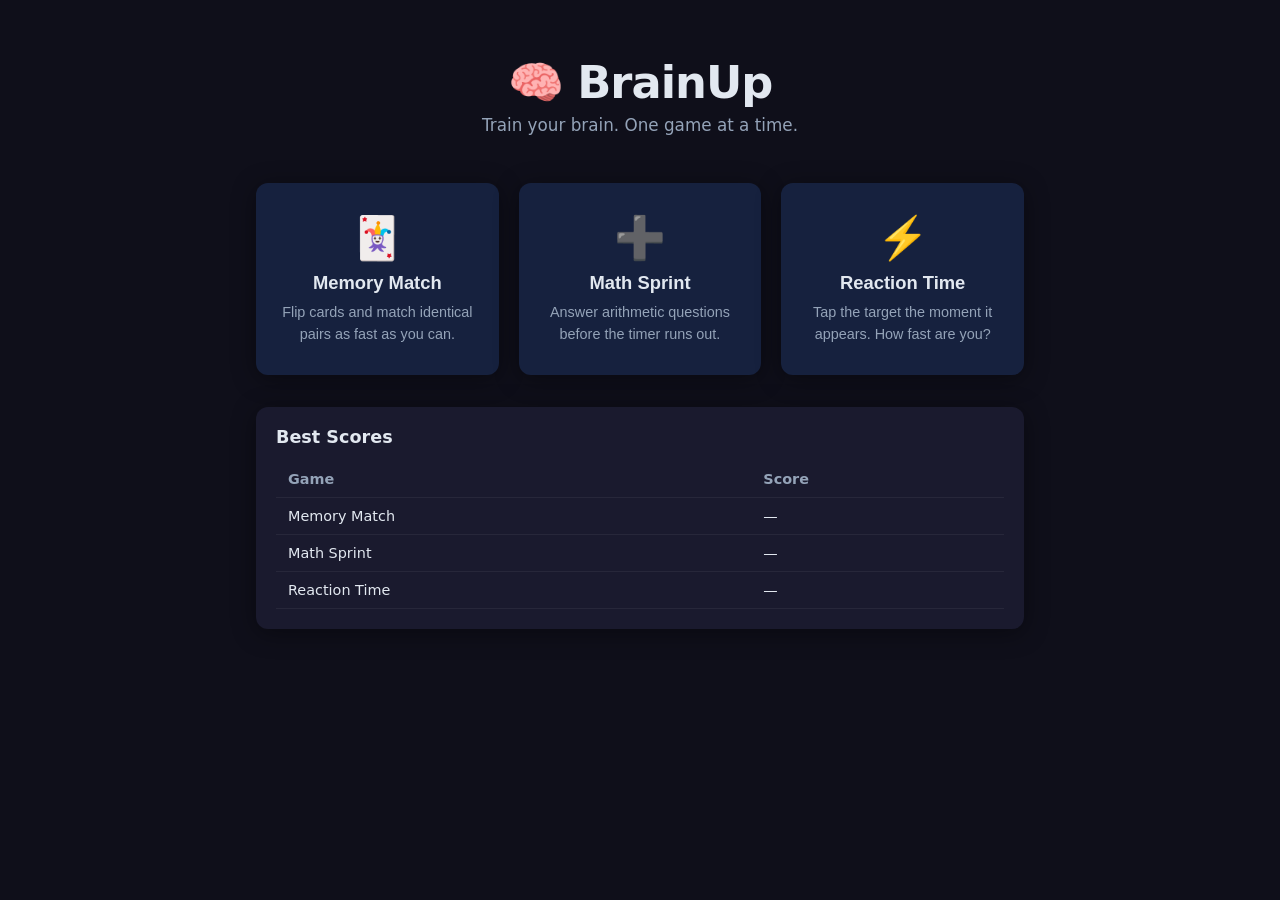
<file: index.html>
<!DOCTYPE html>
<html lang="en">
<head>
  <meta charset="UTF-8" />
  <meta name="viewport" content="width=device-width, initial-scale=1.0" />
  <title>BrainUp – Brain Training Games</title>
  <link rel="stylesheet" href="style.css" />
</head>
<body>
  <!-- ── Home Screen ───────────────────────────────────────── -->
  <div id="screen-home" class="screen active">
    <header>
      <h1>🧠 BrainUp</h1>
      <p class="tagline">Train your brain. One game at a time.</p>
    </header>

    <div class="game-grid">
      <button class="game-card" data-game="memory">
        <span class="game-icon">🃏</span>
        <h2>Memory Match</h2>
        <p>Flip cards and match identical pairs as fast as you can.</p>
      </button>

      <button class="game-card" data-game="math">
        <span class="game-icon">➕</span>
        <h2>Math Sprint</h2>
        <p>Answer arithmetic questions before the timer runs out.</p>
      </button>

      <button class="game-card" data-game="reaction">
        <span class="game-icon">⚡</span>
        <h2>Reaction Time</h2>
        <p>Tap the target the moment it appears. How fast are you?</p>
      </button>
    </div>

    <section id="high-scores">
      <h3>Best Scores</h3>
      <table>
        <thead>
          <tr><th>Game</th><th>Score</th></tr>
        </thead>
        <tbody id="score-table-body"></tbody>
      </table>
    </section>
  </div>

  <!-- ── Memory Match ──────────────────────────────────────── -->
  <div id="screen-memory" class="screen">
    <div class="game-header">
      <button class="back-btn">← Back</button>
      <h2>Memory Match</h2>
      <div class="stats">
        <span>Moves: <strong id="memory-moves">0</strong></span>
        <span>Time: <strong id="memory-time">0s</strong></span>
      </div>
    </div>
    <div id="memory-board"></div>
    <div id="memory-result" class="result-banner hidden">
      <p id="memory-result-text"></p>
      <button id="memory-play-again">Play Again</button>
    </div>
  </div>

  <!-- ── Math Sprint ───────────────────────────────────────── -->
  <div id="screen-math" class="screen">
    <div class="game-header">
      <button class="back-btn">← Back</button>
      <h2>Math Sprint</h2>
      <div class="stats">
        <span>Score: <strong id="math-score">0</strong></span>
        <span>Time: <strong id="math-timer">30s</strong></span>
      </div>
    </div>
    <div id="math-content">
      <p id="math-question" class="big-question"></p>
      <div id="math-options" class="option-grid"></div>
    </div>
    <div id="math-result" class="result-banner hidden">
      <p id="math-result-text"></p>
      <button id="math-play-again">Play Again</button>
    </div>
  </div>

  <!-- ── Reaction Time ─────────────────────────────────────── -->
  <div id="screen-reaction" class="screen">
    <div class="game-header">
      <button class="back-btn">← Back</button>
      <h2>Reaction Time</h2>
      <div class="stats">
        <span>Round: <strong id="reaction-round">1</strong>/5</span>
        <span>Avg: <strong id="reaction-avg">—</strong></span>
      </div>
    </div>
    <div id="reaction-arena">
      <div id="reaction-target" class="hidden"></div>
      <p id="reaction-instruction">Press <strong>Start</strong> to begin.</p>
      <button id="reaction-start-btn">Start</button>
    </div>
    <div id="reaction-result" class="result-banner hidden">
      <p id="reaction-result-text"></p>
      <button id="reaction-play-again">Play Again</button>
    </div>
  </div>

  <script src="app.js"></script>
</body>
</html>
</file>
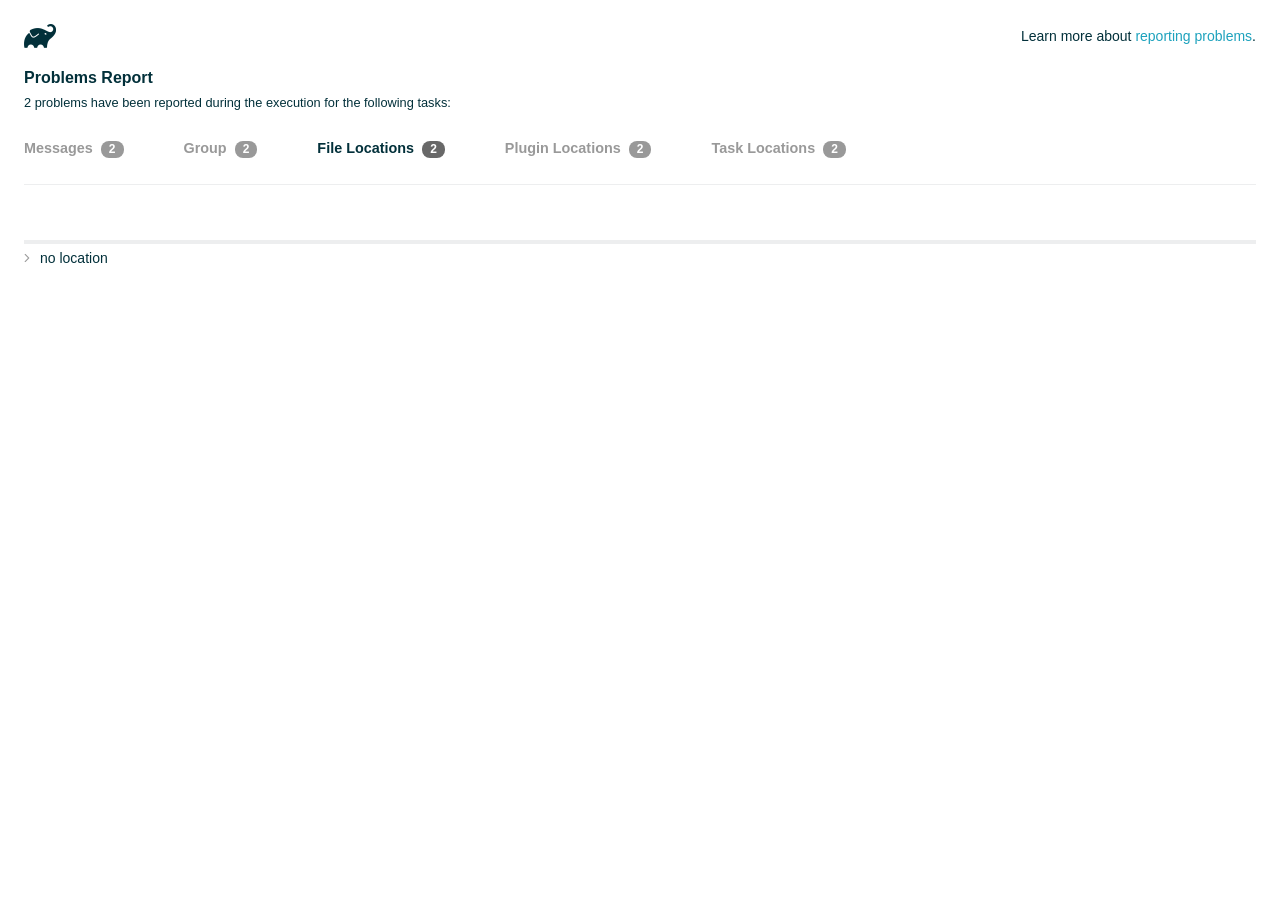
<file: android/build/reports/problems/problems-report.html>
<!DOCTYPE html>

<html lang="en">
<head>
    <!-- Required meta tags -->
    <meta charset="utf-8">
    <meta name="viewport" content="width=device-width, initial-scale=1, shrink-to-fit=no">

                    <style type="text/css">
                /*! normalize.css v7.0.0 | MIT License | github.com/necolas/normalize.css */
html {
    line-height: 1.15;
    -ms-text-size-adjust: 100%;
    -webkit-text-size-adjust: 100%
}

body {
    margin: 0
}

article, aside, footer, header, nav, section {
    display: block
}

h1 {
    font-size: 2em;
    margin: .67em 0
}

figcaption, figure, main {
    display: block
}

figure {
    margin: 1em 40px
}

hr {
    box-sizing: content-box;
    height: 0;
    overflow: visible
}

pre {
    font-family: monospace, monospace;
    font-size: 1em
}

a {
    background-color: transparent;
    -webkit-text-decoration-skip: objects
}

abbr[title] {
    border-bottom: none;
    text-decoration: underline;
    text-decoration: underline dotted
}

b, strong {
    font-weight: inherit
}

b, strong {
    font-weight: bolder
}

code, kbd, samp {
    font-family: monospace, monospace;
    font-size: 1em
}

dfn {
    font-style: italic
}

mark {
    background-color: #ff0;
    color: #000
}

small {
    font-size: 80%
}

sub, sup {
    font-size: 75%;
    line-height: 0;
    position: relative;
    vertical-align: baseline
}

sub {
    bottom: -.25em
}

sup {
    top: -.5em
}

audio, video {
    display: inline-block
}

audio:not([controls]) {
    display: none;
    height: 0
}

img {
    border-style: none
}

svg:not(:root) {
    overflow: hidden
}

button, input, optgroup, select, textarea {
    font-family: sans-serif;
    font-size: 100%;
    line-height: 1.15;
    margin: 0
}

button, input {
    overflow: visible
}

button, select {
    text-transform: none
}

[type=reset], [type=submit], button, html [type=button] {
    -webkit-appearance: button
}

[type=button]::-moz-focus-inner, [type=reset]::-moz-focus-inner, [type=submit]::-moz-focus-inner, button::-moz-focus-inner {
    border-style: none;
    padding: 0
}

[type=button]:-moz-focusring, [type=reset]:-moz-focusring, [type=submit]:-moz-focusring, button:-moz-focusring {
    outline: 1px dotted ButtonText
}

fieldset {
    padding: .35em .75em .625em
}

legend {
    box-sizing: border-box;
    color: inherit;
    display: table;
    max-width: 100%;
    padding: 0;
    white-space: normal
}

progress {
    display: inline-block;
    vertical-align: baseline
}

textarea {
    overflow: auto
}

[type=checkbox], [type=radio] {
    box-sizing: border-box;
    padding: 0
}

[type=number]::-webkit-inner-spin-button, [type=number]::-webkit-outer-spin-button {
    height: auto
}

[type=search] {
    -webkit-appearance: textfield;
    outline-offset: -2px
}

[type=search]::-webkit-search-cancel-button, [type=search]::-webkit-search-decoration {
    -webkit-appearance: none
}

::-webkit-file-upload-button {
    -webkit-appearance: button;
    font: inherit
}

details, menu {
    display: block
}

summary {
    display: list-item
}

canvas {
    display: inline-block
}

template {
    display: none
}

[hidden] {
    display: none
}

/* configuration cache styles */

.report-wrapper {
    margin: 0;
    padding: 0 24px;
}

.gradle-logo {
    width: 32px;
    height: 24px;
    background-image: url("[data-uri]");
    background-size: contain;
}

.header {
    display: flex;
    flex-wrap: wrap;
    position: fixed;
    top: 0;
    left: 0;
    width: 100%;
    padding: 24px 24px 0 24px;
    background-color: white;
    z-index: 1;
}

.learn-more {
    margin-left: auto;
    align-self: center;
    font-size: 0.875rem;
    font-weight: normal;
}

.title {
    display: flex;
    align-items: center;
    padding: 18px 0 24px 0;
    flex: 1 0 100%;
}

.content {
    font-size: 0.875rem;
    padding: 240px 0 48px;
    overflow-x: auto;
    white-space: nowrap;
}

.content ol:first-of-type {
    margin: 0;
}

.tree-btn {
    cursor: pointer;
    display: inline-block;
    width: 16px;
    height: 16px;
    background-size: contain;
    background-repeat: no-repeat;
    vertical-align: middle;
    margin-top: -0.2em;
}

.tree-btn.collapsed {
    background-image: url('data:image/svg+xml;utf8,<svg xmlns="http://www.w3.org/2000/svg" viewBox="0 0 192 512"><path d="M166.9 264.5l-117.8 116c-4.7 4.7-12.3 4.7-17 0l-7.1-7.1c-4.7-4.7-4.7-12.3 0-17L127.3 256 25.1 155.6c-4.7-4.7-4.7-12.3 0-17l7.1-7.1c4.7-4.7 12.3-4.7 17 0l117.8 116c4.6 4.7 4.6 12.3-.1 17z" fill="%23999999" stroke="%23999999"/></svg>');
}

.tree-btn.expanded {
    background-image: url('data:image/svg+xml;utf8,<svg xmlns="http://www.w3.org/2000/svg" viewBox="0 0 256 512"><path d="M119.5 326.9L3.5 209.1c-4.7-4.7-4.7-12.3 0-17l7.1-7.1c4.7-4.7 12.3-4.7 17 0L128 287.3l100.4-102.2c4.7-4.7 12.3-4.7 17 0l7.1 7.1c4.7 4.7 4.7 12.3 0 17L136.5 327c-4.7 4.6-12.3 4.6-17-.1z" fill="%23999999" stroke="%23999999"/></svg>');
}

ul .tree-btn {
    margin-right: 3px;
}

.leaf-icon {
    display: inline-block;
    width: 16px;
    height: 16px;
    background-image: url('data:image/svg+xml;utf8,<svg xmlns="http://www.w3.org/2000/svg" viewBox="0 0 256 512"><path d="M32 256 H224" stroke="%23999999" stroke-width="48" stroke-linecap="round"/></svg>');
    background-size: contain;
    background-repeat: no-repeat;
    vertical-align: middle;
    margin-top: -0.2em;
}

.invisible-text {
    user-select: all; /* Allow the text to be selectable */
    color: transparent; /* Hide the text */
    text-indent: -9999px; /* Move the text out of view */
    position: relative;
    white-space: pre; /* Preserve meaningful whitespace in the invisible text for copying */
}

.text-for-copy {
    display: inline-block;
}

.enum-icon {
    display: inline-block;
    width: 16px;
    height: 16px;
    background-image: url('data:image/svg+xml;utf8,<svg xmlns="http://www.w3.org/2000/svg" viewBox="0 0 1024 1024"><circle cx="512" cy="512" r="200" /></svg>');
    background-size: contain;
    background-repeat: no-repeat;
    vertical-align: middle;
    margin-inline-start: 0.5ex;
    margin-inline-end: 0.5ex;
    margin-top: -0.2em;
}

.error-icon {
    display: inline-block;
    width: 16px;
    height: 16px;
    background-image: url('data:image/svg+xml;utf8,<svg xmlns="http://www.w3.org/2000/svg" viewBox="0 0 320 512"><path d="M193.94 256L296.5 153.44l21.15-21.15c3.12-3.12 3.12-8.19 0-11.31l-22.63-22.63c-3.12-3.12-8.19-3.12-11.31 0L160 222.06 36.29 98.34c-3.12-3.12-8.19-3.12-11.31 0L2.34 120.97c-3.12 3.12-3.12 8.19 0 11.31L126.06 256 2.34 379.71c-3.12 3.12-3.12 8.19 0 11.31l22.63 22.63c3.12 3.12 8.19 3.12 11.31 0L160 289.94 262.56 392.5l21.15 21.15c3.12 3.12 8.19 3.12 11.31 0l22.63-22.63c3.12-3.12 3.12-8.19 0-11.31L193.94 256z" fill="%23FC461E" stroke="%23FC461E"/></svg>');
    background-size: contain;
    background-repeat: no-repeat;
    vertical-align: middle;
    margin-inline-start: 0.5ex;
    margin-inline-end: 0.5ex;
    margin-top: -0.2em;
}

.advice-icon {
    display: inline-block;
    width: 16px;
    height: 16px;
    background-image: url('data:image/svg+xml;utf8,<svg width="800px" height="800px" viewBox="-4.93 0 122.88 122.88" version="1.1" id="Layer_1" xmlns="http://www.w3.org/2000/svg" xmlns:xlink="http://www.w3.org/1999/xlink"  style="enable-background:new 0 0 113.01 122.88" xml:space="preserve"><g><path d="M44.13,102.06c-1.14,0.03-2.14-0.81-2.3-1.96c-0.17-1.2,0.64-2.31,1.82-2.54c-1.3-7.37-4.85-11.43-8.6-15.72 c-2.92-3.34-5.95-6.81-8.34-11.92c-2.35-5.03-3.64-10.23-3.6-15.63c0.05-5.4,1.42-10.96,4.4-16.71c0.02-0.04,0.04-0.07,0.06-0.11 l0,0c3.91-6.62,9.38-11.04,15.47-13.52c5.11-2.09,10.66-2.8,16.1-2.3c5.42,0.5,10.73,2.2,15.37,4.94 c5.9,3.49,10.75,8.67,13.42,15.21c1.44,3.54,2.42,7.49,2.54,11.82c0.12,4.31-0.62,8.96-2.61,13.88 c-2.66,6.59-6.18,10.68-9.47,14.51c-3.03,3.53-5.85,6.81-7.42,11.84c0.89,0.21,1.59,0.94,1.73,1.9c0.17,1.24-0.7,2.39-1.94,2.56 l-0.77,0.11c-0.14,1.09-0.23,2.26-0.27,3.51l0.25-0.04c1.24-0.17,2.39,0.7,2.56,1.94c0.17,1.24-0.7,2.39-1.94,2.56l-0.78,0.11 c0.01,0.15,0.02,0.3,0.03,0.45l0,0c0.07,0.88,0.08,1.73,0.03,2.54l0.13-0.02c1.25-0.15,2.38,0.74,2.54,1.98 c0.15,1.25-0.74,2.38-1.98,2.54l-1.68,0.21c-1.2,3.11-3.34,5.48-5.87,6.94c-1.74,1.01-3.67,1.59-5.61,1.71 c-1.97,0.12-3.96-0.25-5.78-1.13c-2.08-1.02-3.94-2.71-5.29-5.14c-0.65-0.33-1.13-0.97-1.23-1.75c-0.04-0.31-0.01-0.61,0.07-0.89 c-0.39-1.16-0.68-2.43-0.87-3.83l-0.07,0.01c-1.24,0.17-2.39-0.7-2.56-1.94c-0.17-1.24,0.7-2.39,1.94-2.56l0.54-0.08 C44.19,104.32,44.18,103.16,44.13,102.06L44.13,102.06z M2.18,58.86C1.01,58.89,0.04,57.98,0,56.81c-0.04-1.17,0.88-2.14,2.05-2.18 l8.7-0.3c1.17-0.04,2.14,0.88,2.18,2.05c0.04,1.17-0.88,2.14-2.05,2.18L2.18,58.86L2.18,58.86z M110.68,50.25 c1.16-0.12,2.2,0.73,2.32,1.89c0.12,1.16-0.73,2.2-1.89,2.32l-8.66,0.91c-1.16,0.12-2.2-0.73-2.32-1.89 c-0.12-1.16,0.73-2.2,1.89-2.32L110.68,50.25L110.68,50.25z M94.91,14.78c0.65-0.97,1.96-1.23,2.93-0.58 c0.97,0.65,1.23,1.96,0.58,2.93l-4.84,7.24c-0.65,0.97-1.96,1.23-2.93,0.58c-0.97-0.65-1.23-1.96-0.58-2.93L94.91,14.78 L94.91,14.78z M57.63,2.06c0.03-1.17,1-2.09,2.16-2.06c1.17,0.03,2.09,1,2.06,2.16l-0.22,8.7c-0.03,1.17-1,2.09-2.16,2.06 c-1.17-0.03-2.09-1-2.06-2.16L57.63,2.06L57.63,2.06z M13.88,15.53c-0.86-0.8-0.9-2.14-0.11-2.99c0.8-0.86,2.14-0.9,2.99-0.11 l6.37,5.94c0.86,0.8,0.9,2.14,0.11,2.99c-0.8,0.86-2.14,0.9-2.99,0.11L13.88,15.53L13.88,15.53z M47.88,96.95l18.49-2.63 c1.59-6.7,5.05-10.73,8.8-15.08c3.08-3.58,6.36-7.4,8.76-13.34c1.76-4.35,2.41-8.43,2.31-12.19c-0.1-3.75-0.96-7.21-2.24-10.34 c-2.3-5.63-6.51-10.11-11.65-13.15c-4.11-2.43-8.8-3.94-13.59-4.37c-4.77-0.44-9.64,0.19-14.13,2.02 c-5.26,2.15-9.99,5.97-13.39,11.72c-2.64,5.12-3.86,10.02-3.9,14.73c-0.04,4.74,1.11,9.33,3.2,13.8c2.13,4.56,4.97,7.8,7.69,10.92 C42.47,83.9,46.48,88.49,47.88,96.95L47.88,96.95z M65.62,99.02l-17.27,2.45c0.05,1.1,0.07,2.25,0.05,3.47l17.05-2.42 C65.47,101.29,65.52,100.12,65.62,99.02L65.62,99.02z M48.49,109.52c0.12,0.92,0.3,1.76,0.53,2.54l16.55-2.04 c0.11-0.86,0.13-1.77,0.05-2.74l0,0l0-0.02l-0.01-0.17L48.49,109.52L48.49,109.52z M51.37,116.36c0.64,0.67,1.35,1.19,2.1,1.55 c1.15,0.56,2.42,0.79,3.67,0.72c1.29-0.08,2.57-0.47,3.74-1.15c1.1-0.64,2.09-1.53,2.88-2.65L51.37,116.36L51.37,116.36z"/></g></svg>');
    background-size: contain;
    background-repeat: no-repeat;
    vertical-align: middle;
    margin-inline-start: 0.5ex;
    margin-inline-end: 0.5ex;
    margin-top: -0.2em;
}

.warning-icon {
    display: inline-block;
    width: 13px;
    height: 13px;
    background-image: url('data:image/svg+xml;utf8,<svg xmlns="http://www.w3.org/2000/svg" viewBox="0 0 576 512"><path d="M270.2 160h35.5c3.4 0 6.1 2.8 6 6.2l-7.5 196c-.1 3.2-2.8 5.8-6 5.8h-20.5c-3.2 0-5.9-2.5-6-5.8l-7.5-196c-.1-3.4 2.6-6.2 6-6.2zM288 388c-15.5 0-28 12.5-28 28s12.5 28 28 28 28-12.5 28-28-12.5-28-28-28zm281.5 52L329.6 24c-18.4-32-64.7-32-83.2 0L6.5 440c-18.4 31.9 4.6 72 41.6 72H528c36.8 0 60-40 41.5-72zM528 480H48c-12.3 0-20-13.3-13.9-24l240-416c6.1-10.6 21.6-10.7 27.7 0l240 416c6.2 10.6-1.5 24-13.8 24z" fill="%23DEAD22" stroke="%23DEAD22"/></svg>');
    background-size: contain;
    background-repeat: no-repeat;
    vertical-align: middle;
    margin-inline-start: 0.3ex;
    margin-inline-end: 1.1ex;
    margin-top: -0.1em;
}

.documentation-button {
    cursor: pointer;
    display: inline-block;
    width: 13px;
    height: 13px;
    background-image: url('data:image/svg+xml;utf8,<svg xmlns="http://www.w3.org/2000/svg" viewBox="0 0 512 512"><path d="M256 340c-15.464 0-28 12.536-28 28s12.536 28 28 28 28-12.536 28-28-12.536-28-28-28zm7.67-24h-16c-6.627 0-12-5.373-12-12v-.381c0-70.343 77.44-63.619 77.44-107.408 0-20.016-17.761-40.211-57.44-40.211-29.144 0-44.265 9.649-59.211 28.692-3.908 4.98-11.054 5.995-16.248 2.376l-13.134-9.15c-5.625-3.919-6.86-11.771-2.645-17.177C185.658 133.514 210.842 116 255.67 116c52.32 0 97.44 29.751 97.44 80.211 0 67.414-77.44 63.849-77.44 107.408V304c0 6.627-5.373 12-12 12zM256 40c118.621 0 216 96.075 216 216 0 119.291-96.61 216-216 216-119.244 0-216-96.562-216-216 0-119.203 96.602-216 216-216m0-32C119.043 8 8 119.083 8 256c0 136.997 111.043 248 248 248s248-111.003 248-248C504 119.083 392.957 8 256 8z" fill="%23999999" stroke="%23999999"/></svg>');
    background-size: contain;
    background-repeat: no-repeat;
    vertical-align: middle;
    margin-inline-start: 0.5ex;
    margin-inline-end: 0.5ex;
    margin-top: -0.2em;
}

.documentation-button::selection {
    color: transparent;
}

.documentation-button:hover {
    color: transparent;
}

.copy-button {
    cursor: pointer;
    display: inline-block;
    width: 12px;
    height: 12px;
    background-image: url('data:image/svg+xml;utf8,<svg xmlns="http://www.w3.org/2000/svg" viewBox="0 0 448 512"><path d="M433.941 193.941l-51.882-51.882A48 48 0 0 0 348.118 128H320V80c0-26.51-21.49-48-48-48h-66.752C198.643 13.377 180.858 0 160 0s-38.643 13.377-45.248 32H48C21.49 32 0 53.49 0 80v288c0 26.51 21.49 48 48 48h80v48c0 26.51 21.49 48 48 48h224c26.51 0 48-21.49 48-48V227.882a48 48 0 0 0-14.059-33.941zm-22.627 22.627a15.888 15.888 0 0 1 4.195 7.432H352v-63.509a15.88 15.88 0 0 1 7.431 4.195l51.883 51.882zM160 30c9.941 0 18 8.059 18 18s-8.059 18-18 18-18-8.059-18-18 8.059-18 18-18zM48 384c-8.822 0-16-7.178-16-16V80c0-8.822 7.178-16 16-16h66.752c6.605 18.623 24.389 32 45.248 32s38.643-13.377 45.248-32H272c8.822 0 16 7.178 16 16v48H176c-26.51 0-48 21.49-48 48v208H48zm352 96H176c-8.822 0-16-7.178-16-16V176c0-8.822 7.178-16 16-16h144v72c0 13.2 10.8 24 24 24h72v208c0 8.822-7.178 16-16 16z" fill="%23999999" stroke="%23999999"/></svg>');
    background-size: contain;
    background-repeat: no-repeat;
    vertical-align: middle;
    margin-inline-start: 0.5ex;
    margin-top: -0.2em;
}

.groups{
    display: flex;
    border-bottom: 1px solid #EDEEEF;
    flex: 1 0 100%;
}

.uncategorized {
    display: flex;
    border-top: 4px solid #EDEEEF;
    flex: 1 0 100%;
}

.group-selector {
    padding: 0 52px 24px 0;
    font-size: 0.9rem;
    font-weight: bold;
    color: #999999;
    cursor: pointer;
}

.group-selector__count {
    margin: 0 8px;
    border-radius: 8px;
    background-color: #999;
    color: #fff;
    padding: 1px 8px 2px;
    font-size: 0.75rem;
}

.group-selector--active {
    color: #02303A;
    cursor: auto;
}

.group-selector--active .group-selector__count {
    background-color: #686868;
}

.group-selector--disabled {
    cursor: not-allowed;
}

.accordion-header {
    cursor: pointer;
}

.container {
    padding-left: 0.5em;
    padding-right: 0.5em;
}

.stacktrace {
    border-radius: 4px;
    overflow-x: auto;
    padding: 0.5rem;
    margin-bottom: 0;
    min-width: 1000px;
}

/* Lato (bold, regular) */
@font-face {
    font-display: swap;
    font-family: Lato;
    font-weight: 500;
    font-style: normal;
    src: url("https://assets.gradle.com/lato/fonts/lato-semibold/lato-semibold.woff2") format("woff2"),
    url("https://assets.gradle.com/lato/fonts/lato-semibold/lato-semibold.woff") format("woff");
}

@font-face {
    font-display: swap;
    font-family: Lato;
    font-weight: bold;
    font-style: normal;
    src: url("https://assets.gradle.com/lato/fonts/lato-bold/lato-bold.woff2") format("woff2"),
    url("https://assets.gradle.com/lato/fonts/lato-bold/lato-bold.woff") format("woff");
}

* {
    -webkit-box-sizing: border-box;
    -moz-box-sizing: border-box;
    box-sizing: border-box;
}

html,
body {
    margin: 0;
    padding: 0;
}

html {
    font-family: "Lato", "Helvetica Neue", Arial, sans-serif;
    font-size: 16px;
    font-weight: 400;
    line-height: 1.5;
}

body {
    color: #02303A;
    background-color: #ffffff;
    -webkit-text-size-adjust: 100%;
    -ms-text-size-adjust: 100%;
    -webkit-font-smoothing: antialiased;
}


/* typography */
h1, h2, h3, h4, h5, h6 {
    color: #02303A;
    text-rendering: optimizeLegibility;
    margin: 0;
}

h1 {
    font-size: 1rem;
}

h2 {
    font-size: 0.9rem;
}

h3 {
    font-size: 1.125rem;
}

h4, h5, h6 {
    font-size: 0.875rem;
}

h1 code {
    font-weight: bold;
}

ul, ol, dl {
    list-style-position: outside;
    line-height: 1.6;
    padding: 0;
    margin: 0 0 0 20px;
    list-style-type: none;
}

li {
    line-height: 2;
}

a {
    color: #1DA2BD;
    text-decoration: none;
    transition: all 0.3s ease, visibility 0s;
}

a:hover {
    color: #35c1e4;
}

/* code */
code, pre {
    font-family: Inconsolata, Monaco, "Courier New", monospace;
    font-style: normal;
    font-variant-ligatures: normal;
    font-variant-caps: normal;
    font-variant-numeric: normal;
    font-variant-east-asian: normal;
    font-weight: normal;
    font-stretch: normal;
    color: #686868;
}

*:not(pre) > code {
    letter-spacing: 0;
    padding: 0.1em 0.5ex;
    text-rendering: optimizeSpeed;
    word-spacing: -0.15em;
    word-wrap: break-word;
}

pre {
    font-size: 0.75rem;
    line-height: 1.8;
    margin-top: 0;
    margin-bottom: 1.5em;
    padding: 1rem;
}

pre code {
    background-color: transparent;
    color: inherit;
    line-height: 1.8;
    font-size: 100%;
    padding: 0;
}

a code {
    color: #1BA8CB;
}

pre.code, pre.programlisting, pre.screen, pre.tt {
    background-color: #f7f7f8;
    border-radius: 4px;
    font-size: 1em;
    line-height: 1.45;
    margin-bottom: 1.25em;
    overflow-x: auto;
    padding: 1rem;
}

li em, p em {
    padding: 0 1px;
}

code em, tt em {
    text-decoration: none;
}

code + .copy-button {
    margin-inline-start: 0.2ex;
}

.java-exception {
    font-size: 0.75rem;
    padding-left: 24px;
}

.java-exception ul {
    margin: 0;
    line-height: inherit;
}

.java-exception code {
    white-space: pre;
}

.java-exception-part-toggle {
    user-select: none;
    cursor: pointer;
    border-radius: 2px;
    padding: 0.1em 0.2em;
    background: azure;
    color: #686868;
}

                </style>
    <!-- Inconsolata is used as a default monospace font in the report. -->
    <link rel="stylesheet" href="https://fonts.googleapis.com/css?family=Inconsolata:400,700" />

    <title>Gradle Configuration Cache</title>
</head>
<body>

<div id="playground"></div>

<div class="report" id="report">
    Loading...
</div>

<script type="text/javascript">
function configurationCacheProblems() { return (
// begin-report-data
{"diagnostics":[{"locations":[{}],"problem":[{"text":"Executing Gradle on JVM versions 16 and lower has been deprecated."}],"severity":"WARNING","problemDetails":[{"text":"This will fail with an error in Gradle 9.0."}],"contextualLabel":"Executing Gradle on JVM versions 16 and lower has been deprecated.","documentationLink":"https://docs.gradle.org/8.14/userguide/upgrading_version_8.html#minimum_daemon_jvm_version","problemId":[{"name":"deprecation","displayName":"Deprecation"},{"name":"executing-gradle-on-jvm-versions-and-lower","displayName":"Executing Gradle on JVM versions 16 and lower has been deprecated."}],"solutions":[[{"text":"Use JVM 17 or greater to execute Gradle. Projects can continue to use older JVM versions via toolchains."}]]},{"problem":[{"text":"No variants exist that would match the request"}],"severity":"ERROR","contextualLabel":"Dependency requires at least JVM runtime version 11. This build uses a Java 8 JVM.","documentationLink":"https://docs.gradle.org/8.14/userguide/variant_model.html#sec:variant-select-errors","problemId":[{"name":"dependency-variant-resolution","displayName":"Variant resolution"},{"name":"no-compatible-variants","displayName":"No variants exist that would match the request"}]}],"problemsReport":{"totalProblemCount":2,"requestedTasks":"","documentationLink":"https://docs.gradle.org/8.14/userguide/reporting_problems.html","documentationLinkCaption":"Problem report","summaries":[]}}
// end-report-data
);}
</script>
                <script type="text/javascript">
                !function(n,t){"object"==typeof exports&&"object"==typeof module?module.exports=t():"function"==typeof define&&define.amd?define([],t):"object"==typeof exports?exports["configuration-cache-report"]=t():n["configuration-cache-report"]=t()}(this,(()=>(({70:function(){void 0===ArrayBuffer.isView&&(ArrayBuffer.isView=function(n){return null!=n&&null!=n.__proto__&&n.__proto__.__proto__===Int8Array.prototype.__proto__}),void 0===Math.imul&&(Math.imul=function(n,t){return(4294901760&n)*(65535&t)+(65535&n)*(0|t)|0}),this["configuration-cache-report"]=function(n){"use strict";var t,r,i,e,u,o,f,s,c,a,h,l,_,v,d,g,w,b,p,m,k,q,y,B,C,x,j,P,I,S,z,T,E,L,N,A,M,F,D,O,R,H,$,G,U,V,Q,Z,Y,W,K,X,J,nn,tn,rn,en,un,on,fn,sn,cn,an,hn,ln,_n,vn,dn,gn,wn,bn,pn,mn,kn,qn,yn,Bn,Cn,xn,jn,Pn,In,Sn,zn,Tn,En,Ln,Nn,An,Mn=Math.imul,Fn=ArrayBuffer.isView;function Dn(n,t){if(!(t>=0))throw _u(ce("Requested element count "+t+" is less than zero."));return function(n,t){if(!(t>=0))throw _u(ce("Requested element count "+t+" is less than zero."));if(0===t)return Ct();if(t>=n.length)return function(n){switch(n.length){case 0:return Ct();case 1:return qr(n[0]);default:return function(n){return Hr(function(n){return new It(n,!1)}(n))}(n)}}(n);if(1===t)return qr(n[0]);var r=0,i=Rr(),e=0,u=n.length;n:for(;e<u;){var o=n[e];if(e=e+1|0,i.d(o),(r=r+1|0)===t)break n}return i}(n,rt(n.length-t|0,0))}function On(n,t,r,i,e,u,o){return t=t===A?", ":t,r=r===A?"":r,i=i===A?"":i,e=e===A?-1:e,u=u===A?"...":u,o=o===A?null:o,function(n,t,r,i,e,u,o,f){r=r===A?", ":r,i=i===A?"":i,e=e===A?"":e,u=u===A?-1:u,o=o===A?"...":o,f=f===A?null:f,t.e(i);var s=0,c=0,a=n.length;n:for(;c<a;){var h=n[c];if(c=c+1|0,(s=s+1|0)>1&&t.e(r),!(u<0||s<=u))break n;Jt(t,h,f)}return u>=0&&s>u&&t.e(o),t.e(e),t}(n,Bi(),t,r,i,e,u,o).toString()}function Rn(n){return n.length-1|0}function Hn(n,t){if(null==t){var r=0,i=n.length-1|0;if(r<=i)do{var e=r;if(r=r+1|0,null==n[e])return e}while(r<=i)}else{var u=0,o=n.length-1|0;if(u<=o)do{var f=u;if(u=u+1|0,le(t,n[f]))return f}while(u<=o)}return-1}function $n(n,t,r,i,e,u,o){return t=t===A?", ":t,r=r===A?"":r,i=i===A?"":i,e=e===A?-1:e,u=u===A?"...":u,o=o===A?null:o,Gn(n,Bi(),t,r,i,e,u,o).toString()}function Gn(n,t,r,i,e,u,o,f){r=r===A?", ":r,i=i===A?"":i,e=e===A?"":e,u=u===A?-1:u,o=o===A?"...":o,f=f===A?null:f,t.e(i);var s=0,c=n.f();n:for(;c.g();){var a=c.h();if((s=s+1|0)>1&&t.e(r),!(u<0||s<=u))break n;Jt(t,a,f)}return u>=0&&s>u&&t.e(o),t.e(e),t}function Un(n){if(n.i())throw xu("List is empty.");return n.j(0)}function Vn(n){return new tt(n)}function Qn(n){if(Ke(n,Di)){var t;switch(n.k()){case 0:t=Ct();break;case 1:t=qr(Ke(n,Fi)?n.j(0):n.f().h());break;default:t=Zn(n)}return t}return xt(Xn(n))}function Zn(n){return Hr(n)}function Yn(n){if(Ke(n,Di)&&n.k()<=1)return Qn(n);var t=Xn(n);return function(n){var t=(n.k()/2|0)-1|0;if(t<0)return br();var r=jt(n),i=0;if(i<=t)do{var e=i;i=i+1|0;var u=n.j(e);n.f4(e,n.j(r)),n.f4(r,u),r=r-1|0}while(e!==t)}(t),t}function Wn(n,t){if(!(t>=0))throw _u(ce("Requested element count "+t+" is less than zero."));return function(n,t){if(!(t>=0))throw _u(ce("Requested element count "+t+" is less than zero."));if(0===t)return Ct();if(Ke(n,Di)){if(t>=n.k())return Qn(n);if(1===t)return qr(function(n){if(Ke(n,Fi))return Un(n);var t=n.f();if(!t.g())throw xu("Collection is empty.");return t.h()}(n))}var r=0,i=Rr(),e=n.f();n:for(;e.g();){var u=e.h();if(i.d(u),(r=r+1|0)===t)break n}return xt(i)}(n,rt(n.k()-t|0,0))}function Kn(n,t){if(!(t>=0))throw _u(ce("Requested element count "+t+" is less than zero."));if(0===t)return Ct();var r=n.k();if(t>=r)return Qn(n);if(1===t)return qr(Jn(n));var i=Rr();if(Ke(n,bi)){var e=r-t|0;if(e<r)do{var u=e;e=e+1|0,i.d(n.j(u))}while(e<r)}else for(var o=n.l(r-t|0);o.g();){var f=o.h();i.d(f)}return i}function Xn(n){return Ke(n,Di)?Zn(n):nt(n,Or())}function Jn(n){if(n.i())throw xu("List is empty.");return n.j(jt(n))}function nt(n,t){for(var r=n.f();r.g();){var i=r.h();t.d(i)}return t}function tt(n){this.n_1=n}function rt(n,t){return n<t?t:n}function it(n,t){return n>t?t:n}function et(n,t){return Kt().q(n,t,-1)}function ut(n,t){return new Ft(n,t)}function ot(n){var t=n.f();if(!t.g())return Ct();var r=t.h();if(!t.g())return qr(r);var i=Or();for(i.d(r);t.g();)i.d(t.h());return i}function ft(n){this.r_1=n}function st(n,t){this.s_1=n,this.t_1=t}function ct(){}function at(n){this.x_1=n,this.w_1=0}function ht(n,t){this.a1_1=n,at.call(this,n),_t().b1(t,this.a1_1.k()),this.w_1=t}function lt(){t=this}function _t(){return null==t&&new lt,t}function vt(){_t(),ct.call(this)}function dt(n){this.h1_1=n}function gt(n,t){return t===n?"(this Map)":Vi(t)}function wt(n,t){var r;n:{for(var i=n.o().f();i.g();){var e=i.h();if(le(e.j1(),t)){r=e;break n}}r=null}return r}function bt(){r=this}function pt(){return null==r&&new bt,r}function mt(n){this.q1_1=n,ct.call(this)}function kt(){pt(),this.n1_1=null,this.o1_1=null}function qt(){i=this}function yt(){return null==i&&new qt,i}function Bt(n){return n.length>0?ou(n):Ct()}function Ct(){return null==e&&new Pt,e}function xt(n){switch(n.k()){case 0:return Ct();case 1:return qr(n.j(0));default:return n}}function jt(n){return n.k()-1|0}function Pt(){e=this,this.z1_1=new ke(-1478467534,-1720727600)}function It(n,t){this.b2_1=n,this.c2_1=t}function St(){u=this}function zt(){return null==u&&new St,u}function Tt(n,t){return Ke(n,Di)?n.k():t}function Et(n,t){if(Ke(t,Di))return n.m(t);for(var r=!1,i=t.f();i.g();){var e=i.h();n.d(e)&&(r=!0)}return r}function Lt(){}function Nt(n,t){this.h2_1=n,this.g2_1=n.i2_1.l(function(n,t){if(!(0<=t&&t<=n.k()))throw du("Position index "+t+" must be in range ["+Ve(0,n.k())+"].");return n.k()-t|0}(n,t))}function At(n){vt.call(this),this.i2_1=n}function Mt(n){this.k2_1=n,this.j2_1=n.l2_1.f()}function Ft(n,t){this.l2_1=n,this.m2_1=t}function Dt(n){for(;n.n2_1.g();){var t=n.n2_1.h();if(n.q2_1.t2_1(t)===n.q2_1.s2_1)return n.p2_1=t,n.o2_1=1,br()}n.o2_1=0}function Ot(n){this.q2_1=n,this.n2_1=n.r2_1.f(),this.o2_1=-1,this.p2_1=null}function Rt(n,t,r){t=t===A||t,this.r2_1=n,this.s2_1=t,this.t2_1=r}function Ht(){return null==o&&new $t,o}function $t(){o=this,this.u2_1=new ke(1993859828,793161749)}function Gt(n,t,r){return Ut(Ut(n,r)-Ut(t,r)|0,r)}function Ut(n,t){var r=n%t|0;return r>=0?r:r+t|0}function Vt(){f=this,this.p_1=new Zt(1,0)}function Qt(){return null==f&&new Vt,f}function Zt(n,t){Qt(),Xt.call(this,n,t,1)}function Yt(n,t,r){Lt.call(this),this.d3_1=r,this.e3_1=t,this.f3_1=this.d3_1>0?n<=t:n>=t,this.g3_1=this.f3_1?n:this.e3_1}function Wt(){s=this}function Kt(){return null==s&&new Wt,s}function Xt(n,t,r){if(Kt(),0===r)throw _u("Step must be non-zero.");if(r===mr().MIN_VALUE)throw _u("Step must be greater than Int.MIN_VALUE to avoid overflow on negation.");this.z2_1=n,this.a3_1=function(n,t,r){var i;if(r>0)i=n>=t?t:t-Gt(t,n,r)|0;else{if(!(r<0))throw _u("Step is zero.");i=n<=t?t:t+Gt(n,t,0|-r)|0}return i}(n,t,r),this.b3_1=r}function Jt(n,t,r){null!=r?n.e(r(t)):null==t||nu(t)?n.e(t):t instanceof Mi?n.i3(t.h3_1):n.e(Vi(t))}function nr(n,t,r){if(n===t)return!0;if(!(r=r!==A&&r))return!1;var i=xi(n),e=xi(t);return i===e||le(new Mi(ne(Li(i).toLowerCase(),0)),new Mi(ne(Li(e).toLowerCase(),0)))}function tr(n){return re(n)-1|0}function rr(n,t,r,i){return r=r===A?0:r,(i=i!==A&&i)||"string"!=typeof n?ir(n,t,r,re(n),i):n.indexOf(t,r)}function ir(n,t,r,i,e,u){var o=(u=u!==A&&u)?et(it(r,tr(n)),rt(i,0)):Ve(rt(r,0),it(i,re(n)));if("string"==typeof n&&"string"==typeof t){var f=o.z2_1,s=o.a3_1,c=o.b3_1;if(c>0&&f<=s||c<0&&s<=f)do{var a=f;if(f=f+c|0,Ti(t,0,n,a,re(t),e))return a}while(a!==s)}else{var h=o.z2_1,l=o.a3_1,_=o.b3_1;if(_>0&&h<=l||_<0&&l<=h)do{var v=h;if(h=h+_|0,fr(t,0,n,v,re(t),e))return v}while(v!==l)}return-1}function er(n){var t=0,r=re(n)-1|0,i=!1;n:for(;t<=r;){var e=ji(ne(n,i?r:t));if(i){if(!e)break n;r=r-1|0}else e?t=t+1|0:i=!0}return ie(n,t,r+1|0)}function ur(n,t){return ce(ie(n,t.y2(),t.c3()+1|0))}function or(n,t,r,i,e){r=r===A?0:r,i=i!==A&&i,sr(e=e===A?0:e);var u,o,f=ou(t);return new hr(n,r,e,(u=f,o=i,function(n,t){var r=function(n,t,r,i){if(!i&&1===t.k()){var e=function(n){if(Ke(n,Fi))return function(n){var t;switch(n.k()){case 0:throw xu("List is empty.");case 1:t=n.j(0);break;default:throw _u("List has more than one element.")}return t}(n);var t=n.f();if(!t.g())throw xu("Collection is empty.");var r=t.h();if(t.g())throw _u("Collection has more than one element.");return r}(t),u=rr(n,e,r);return u<0?null:_r(u,e)}var o=Ve(rt(r,0),re(n));if("string"==typeof n){var f=o.z2_1,s=o.a3_1,c=o.b3_1;if(c>0&&f<=s||c<0&&s<=f)do{var a,h=f;f=f+c|0;n:{for(var l=t.f();l.g();){var _=l.h();if(Ti(_,0,n,h,_.length,i)){a=_;break n}}a=null}if(null!=a)return _r(h,a)}while(h!==s)}else{var v=o.z2_1,d=o.a3_1,g=o.b3_1;if(g>0&&v<=d||g<0&&d<=v)do{var w,b=v;v=v+g|0;n:{for(var p=t.f();p.g();){var m=p.h();if(fr(m,0,n,b,m.length,i)){w=m;break n}}w=null}if(null!=w)return _r(b,w)}while(b!==d)}return null}(n,u,t,o);return null==r?null:_r(r.t3_1,r.u3_1.length)}))}function fr(n,t,r,i,e,u){if(i<0||t<0||t>(re(n)-e|0)||i>(re(r)-e|0))return!1;var o=0;if(o<e)do{var f=o;if(o=o+1|0,!nr(ne(n,t+f|0),ne(r,i+f|0),u))return!1}while(o<e);return!0}function sr(n){if(!(n>=0))throw _u(ce("Limit must be non-negative, but was "+n))}function cr(n){if(n.l3_1<0)n.j3_1=0,n.m3_1=null;else{var t;if(n.o3_1.r3_1>0?(n.n3_1=n.n3_1+1|0,t=n.n3_1>=n.o3_1.r3_1):t=!1,t||n.l3_1>re(n.o3_1.p3_1))n.m3_1=Ve(n.k3_1,tr(n.o3_1.p3_1)),n.l3_1=-1;else{var r=n.o3_1.s3_1(n.o3_1.p3_1,n.l3_1);if(null==r)n.m3_1=Ve(n.k3_1,tr(n.o3_1.p3_1)),n.l3_1=-1;else{var i=r.v3(),e=r.w3();n.m3_1=function(n,t){return t<=mr().MIN_VALUE?Qt().p_1:Ve(n,t-1|0)}(n.k3_1,i),n.k3_1=i+e|0,n.l3_1=n.k3_1+(0===e?1:0)|0}}n.j3_1=1}}function ar(n){this.o3_1=n,this.j3_1=-1,this.k3_1=function(n,t,r){if(0>r)throw _u("Cannot coerce value to an empty range: maximum "+r+" is less than minimum 0.");return n<0?0:n>r?r:n}(n.q3_1,0,re(n.p3_1)),this.l3_1=this.k3_1,this.m3_1=null,this.n3_1=0}function hr(n,t,r,i){this.p3_1=n,this.q3_1=t,this.r3_1=r,this.s3_1=i}function lr(n,t){this.t3_1=n,this.u3_1=t}function _r(n,t){return new lr(n,t)}function vr(){}function dr(){}function gr(){}function wr(){c=this}function br(){return null==c&&new wr,c}function pr(){a=this,this.MIN_VALUE=-2147483648,this.MAX_VALUE=2147483647,this.SIZE_BYTES=4,this.SIZE_BITS=32}function mr(){return null==a&&new pr,a}function kr(n){for(var t=[],r=n.f();r.g();)t.push(r.h());return t}function qr(n){return 0===(t=[n]).length?Or():Hr(new It(t,!0));var t}function yr(n){return n<0&&function(){throw Pu("Index overflow has happened.")}(),n}function Br(n){return void 0!==n.toArray?n.toArray():kr(n)}function Cr(n){return function(n,t){for(var r=0,i=n.length;r<i;){var e=n[r];r=r+1|0,t.d(e)}return t}(t=[n],(r=t.length,i=de(ve(ni)),function(n,t,r){Mr.call(r),ni.call(r),r.y5_1=function(n){return Kr(n,0,de(ve(Xr)))}(n)}(r,0,i),i));var t,r,i}function xr(){ct.call(this)}function jr(n){this.j4_1=n,this.h4_1=0,this.i4_1=-1}function Pr(n,t){this.n4_1=n,jr.call(this,n),_t().b1(t,this.n4_1.k()),this.h4_1=t}function Ir(){xr.call(this),this.o4_1=0}function Sr(n){this.r4_1=n}function zr(n){this.s4_1=n}function Tr(n,t){this.t4_1=n,this.u4_1=t}function Er(){Mr.call(this)}function Lr(n){this.x4_1=n,Mr.call(this)}function Nr(n){this.e5_1=n,xr.call(this)}function Ar(){kt.call(this),this.c5_1=null,this.d5_1=null}function Mr(){xr.call(this)}function Fr(){h=this;var n=Rr();n.c_1=!0,this.i5_1=n}function Dr(){return null==h&&new Fr,h}function Or(){return n=de(ve(Gr)),t=[],Gr.call(n,t),n;var n,t}function Rr(n){return t=de(ve(Gr)),r=[],Gr.call(t,r),t;var t,r}function Hr(n){return function(n,t){var r;return r=Br(n),Gr.call(t,r),t}(n,de(ve(Gr)))}function $r(n,t){return _t().e1(t,n.k()),t}function Gr(n){Dr(),Ir.call(this),this.b_1=n,this.c_1=!1}function Ur(n,t,r,i,e){if(r===i)return n;var u=(r+i|0)/2|0,o=Ur(n,t,r,u,e),f=Ur(n,t,u+1|0,i,e),s=o===t?n:t,c=r,a=u+1|0,h=r;if(h<=i)do{var l=h;if(h=h+1|0,c<=u&&a<=i){var _=o[c],v=f[a];e.compare(_,v)<=0?(s[l]=_,c=c+1|0):(s[l]=v,a=a+1|0)}else c<=u?(s[l]=o[c],c=c+1|0):(s[l]=f[a],a=a+1|0)}while(l!==i);return s}function Vr(n,t){return(3&n)-(3&t)|0}function Qr(){_=this}function Zr(n){this.n5_1=n,Er.call(this)}function Yr(n){return function(n,t){Ar.call(t),Xr.call(t),t.t5_1=n,t.u5_1=n.w5()}(new ui((null==_&&new Qr,_)),n),n}function Wr(){return Yr(de(ve(Xr)))}function Kr(n,t,r){if(Yr(r),!(n>=0))throw _u(ce("Negative initial capacity: "+n));if(!(t>=0))throw _u(ce("Non-positive load factor: "+t));return r}function Xr(){this.v5_1=null}function Jr(n,t){return Mr.call(t),ni.call(t),t.y5_1=n,t}function ni(){}function ti(n,t){var r=ii(n,n.h6_1.m5(t));if(null==r)return null;var i=r;if(null!=i&&Xe(i))return ri(i,n,t);var e=i;return n.h6_1.l5(e.j1(),t)?e:null}function ri(n,t,r){var i;n:{for(var e=0,u=n.length;e<u;){var o=n[e];if(e=e+1|0,t.h6_1.l5(o.j1(),r)){i=o;break n}}i=null}return i}function ii(n,t){var r=n.i6_1[t];return void 0===r?null:r}function ei(n){this.g6_1=n,this.z5_1=-1,this.a6_1=Object.keys(n.i6_1),this.b6_1=-1,this.c6_1=null,this.d6_1=!1,this.e6_1=-1,this.f6_1=null}function ui(n){this.h6_1=n,this.i6_1=this.k6(),this.j6_1=0}function oi(){}function fi(n){this.n6_1=n,this.l6_1=null,this.m6_1=null,this.m6_1=this.n6_1.y6_1.v6_1}function si(){v=this;var n,t=(_i(0,0,n=de(ve(vi))),n);t.x6_1=!0,this.e7_1=t}function ci(){return null==v&&new si,v}function ai(n,t,r){this.d7_1=n,Tr.call(this,t,r),this.b7_1=null,this.c7_1=null}function hi(n){this.y6_1=n,Er.call(this)}function li(){return Yr(n=de(ve(vi))),vi.call(n),n.w6_1=Wr(),n;var n}function _i(n,t,r){return Kr(n,t,r),vi.call(r),r.w6_1=Wr(),r}function vi(){ci(),this.v6_1=null,this.x6_1=!1}function di(){d=this;var n=gi(0),t=n.y5_1;(t instanceof vi?t:pe()).j5(),this.f7_1=n}function gi(n){return function(n,t){return function(n,t,r){Jr(function(n,t){return _i(n,t,de(ve(vi)))}(n,t),r),wi.call(r)}(n,0,t),t}(n,de(ve(wi)))}function wi(){null==d&&new di}function bi(){}function pi(){}function mi(n){pi.call(this),this.k7_1=n}function ki(){qi.call(this)}function qi(){pi.call(this),this.m7_1=""}function yi(){if(!w){w=!0;var n="undefined"!=typeof process&&process.versions&&!!process.versions.node;g=n?new mi(process.stdout):new ki}}function Bi(){return n=de(ve(Ci)),Ci.call(n,""),n;var n}function Ci(n){this.o7_1=void 0!==n?n:""}function xi(n){var t=Li(n).toUpperCase();return t.length>1?n:ne(t,0)}function ji(n){return function(n){return 9<=n&&n<=13||28<=n&&n<=32||160===n||n>4096&&(5760===n||8192<=n&&n<=8202||8232===n||8233===n||8239===n||8287===n||12288===n)}(n)}function Pi(){b=this,this.q7_1=new RegExp("[\\\\^$*+?.()|[\\]{}]","g"),this.r7_1=new RegExp("[\\\\$]","g"),this.s7_1=new RegExp("\\$","g")}function Ii(){return null==b&&new Pi,b}function Si(n,t){Ii(),this.v7_1=n,this.w7_1=function(n){if(Ke(n,Di)){var t;switch(n.k()){case 0:t=Ht();break;case 1:t=Cr(Ke(n,Fi)?n.j(0):n.f().h());break;default:t=nt(n,gi(n.k()))}return t}return function(n){switch(n.k()){case 0:return Ht();case 1:return Cr(n.f().h());default:return n}}(nt(n,(r=de(ve(wi)),Jr(li(),r),wi.call(r),r)));var r}(t),this.x7_1=new RegExp(n,$n(t,"","gu",A,A,A,zi)),this.y7_1=null,this.z7_1=null}function zi(n){return n.d8_1}function Ti(n,t,r,i,e,u){return fr(n,t,r,i,e,u=u!==A&&u)}function Ei(n,t){return n-t|0}function Li(n){return String.fromCharCode(n)}function Ni(){p=this,this.e8_1=0,this.f8_1=65535,this.g8_1=55296,this.h8_1=56319,this.i8_1=56320,this.j8_1=57343,this.k8_1=55296,this.l8_1=57343,this.m8_1=2,this.n8_1=16}function Ai(){return null==p&&new Ni,p}function Mi(n){Ai(),this.h3_1=n}function Fi(){}function Di(){}function Oi(){}function Ri(){}function Hi(){}function $i(){}function Gi(){m=this}function Ui(n,t){null==m&&new Gi,this.p8_1=n,this.q8_1=t}function Vi(n){var t=null==n?null:ce(n);return null==t?"null":t}function Qi(n){return new Zi(n)}function Zi(n){this.t8_1=n,this.s8_1=0}function Yi(){return Ji(),k}function Wi(){return Ji(),q}function Ki(){return Ji(),y}function Xi(){return Ji(),B}function Ji(){x||(x=!0,k=new ArrayBuffer(8),q=new Float64Array(Yi()),new Float32Array(Yi()),y=new Int32Array(Yi()),Wi()[0]=-1,B=0!==Ki()[0]?1:0,C=1-Xi()|0)}function ne(n,t){var r;if(te(n)){var i,e=n.charCodeAt(t);if(Ai(),e<0?i=!0:(Ai(),i=e>65535),i)throw _u("Invalid Char code: "+e);r=Ue(e)}else r=n.y3(t);return r}function te(n){return"string"==typeof n}function re(n){return te(n)?n.length:n.x3()}function ie(n,t,r){return te(n)?n.substring(t,r):n.z3(t,r)}function ee(n){return ce(n)}function ue(n,t){var r;switch(typeof n){case"number":r="number"==typeof t?oe(n,t):t instanceof ke?oe(n,t.w8()):fe(n,t);break;case"string":case"boolean":r=fe(n,t);break;default:r=function(n,t){return n.a4(t)}(n,t)}return r}function oe(n,t){var r;if(n<t)r=-1;else if(n>t)r=1;else if(n===t){var i;if(0!==n)i=0;else{var e=1/n;i=e===1/t?0:e<0?-1:1}r=i}else r=n!=n?t!=t?0:1:-1;return r}function fe(n,t){return n<t?-1:n>t?1:0}function se(n){if(!("kotlinHashCodeValue$"in n)){var t=4294967296*Math.random()|0,r=new Object;r.value=t,r.enumerable=!1,Object.defineProperty(n,"kotlinHashCodeValue$",r)}return n.kotlinHashCodeValue$}function ce(n){return null==n?"null":function(n){return!!Ye(n)||Fn(n)}(n)?"[...]":n.toString()}function ae(n){if(null==n)return 0;var t;switch(typeof n){case"object":t="function"==typeof n.hashCode?n.hashCode():se(n);break;case"function":t=se(n);break;case"number":t=function(n){return Ji(),(0|n)===n?Ge(n):(Wi()[0]=n,Mn(Ki()[(Ji(),C)],31)+Ki()[Xi()]|0)}(n);break;case"boolean":t=n?1:0;break;default:t=he(String(n))}return t}function he(n){var t=0,r=0,i=n.length-1|0;if(r<=i)do{var e=r;r=r+1|0;var u=n.charCodeAt(e);t=Mn(t,31)+u|0}while(e!==i);return t}function le(n,t){return null==n?null==t:null!=t&&("object"==typeof n&&"function"==typeof n.equals?n.equals(t):n!=n?t!=t:"number"==typeof n&&"number"==typeof t?n===t&&(0!==n||1/n==1/t):n===t)}function _e(n,t){null!=Error.captureStackTrace?Error.captureStackTrace(n,t):n.stack=(new Error).stack}function ve(n){return n.prototype}function de(n){return Object.create(n)}function ge(n,t,r){Error.call(n),function(n,t,r){var i=eu(Object.getPrototypeOf(n));if(!(1&i)){var e;if(null==t){var u;if(null!==t){var o=null==r?null:r.toString();u=null==o?A:o}else u=A;e=u}else e=t;n.message=e}2&i||(n.cause=r),n.name=Object.getPrototypeOf(n).constructor.name}(n,t,r)}function we(n){var t;return null==n?function(){throw Eu()}():t=n,t}function be(){throw Nu()}function pe(){throw Mu()}function me(){j=this,this.x8_1=new ke(0,-2147483648),this.y8_1=new ke(-1,2147483647),this.z8_1=8,this.a9_1=64}function ke(n,t){null==j&&new me,gr.call(this),this.u8_1=n,this.v8_1=t}function qe(){return $e(),P}function ye(){return $e(),I}function Be(){return $e(),S}function Ce(){return $e(),T}function xe(){return $e(),E}function je(n,t){if($e(),Te(n,t))return 0;var r=Ne(n),i=Ne(t);return r&&!i?-1:!r&&i?1:Ne(Ie(n,t))?-1:1}function Pe(n,t){$e();var r=n.v8_1>>>16|0,i=65535&n.v8_1,e=n.u8_1>>>16|0,u=65535&n.u8_1,o=t.v8_1>>>16|0,f=65535&t.v8_1,s=t.u8_1>>>16|0,c=0,a=0,h=0,l=0;return c=(c=c+((a=(a=a+((h=(h=h+((l=l+(u+(65535&t.u8_1)|0)|0)>>>16|0)|0)+(e+s|0)|0)>>>16|0)|0)+(i+f|0)|0)>>>16|0)|0)+(r+o|0)|0,new ke((h&=65535)<<16|(l&=65535),(c&=65535)<<16|(a&=65535))}function Ie(n,t){return $e(),Pe(n,t.e9())}function Se(n,t){if($e(),Ae(n))return qe();if(Ae(t))return qe();if(Te(n,Ce()))return Me(t)?Ce():qe();if(Te(t,Ce()))return Me(n)?Ce():qe();if(Ne(n))return Ne(t)?Se(Fe(n),Fe(t)):Fe(Se(Fe(n),t));if(Ne(t))return Fe(Se(n,Fe(t)));if(De(n,xe())&&De(t,xe()))return Oe(ze(n)*ze(t));var r=n.v8_1>>>16|0,i=65535&n.v8_1,e=n.u8_1>>>16|0,u=65535&n.u8_1,o=t.v8_1>>>16|0,f=65535&t.v8_1,s=t.u8_1>>>16|0,c=65535&t.u8_1,a=0,h=0,l=0,_=0;return l=l+((_=_+Mn(u,c)|0)>>>16|0)|0,_&=65535,h=(h=h+((l=l+Mn(e,c)|0)>>>16|0)|0)+((l=(l&=65535)+Mn(u,s)|0)>>>16|0)|0,l&=65535,a=(a=(a=a+((h=h+Mn(i,c)|0)>>>16|0)|0)+((h=(h&=65535)+Mn(e,s)|0)>>>16|0)|0)+((h=(h&=65535)+Mn(u,f)|0)>>>16|0)|0,h&=65535,a=a+(((Mn(r,c)+Mn(i,s)|0)+Mn(e,f)|0)+Mn(u,o)|0)|0,new ke(l<<16|_,(a&=65535)<<16|h)}function ze(n){return $e(),4294967296*n.v8_1+function(n){return $e(),n.u8_1>=0?n.u8_1:4294967296+n.u8_1}(n)}function Te(n,t){return $e(),n.v8_1===t.v8_1&&n.u8_1===t.u8_1}function Ee(n,t){if($e(),t<2||36<t)throw mu("radix out of range: "+t);if(Ae(n))return"0";if(Ne(n)){if(Te(n,Ce())){var r=Le(t),i=n.d9(r),e=Ie(Se(i,r),n).g9();return Ee(i,t)+e.toString(t)}return"-"+Ee(Fe(n),t)}for(var u=2===t?31:t<=10?9:t<=21?7:t<=35?6:5,o=Oe(Math.pow(t,u)),f=n,s="";;){var c=f.d9(o),a=Ie(f,Se(c,o)).g9().toString(t);if(Ae(f=c))return a+s;for(;a.length<u;)a="0"+a;s=a+s}}function Le(n){return $e(),new ke(n,n<0?-1:0)}function Ne(n){return $e(),n.v8_1<0}function Ae(n){return $e(),0===n.v8_1&&0===n.u8_1}function Me(n){return $e(),!(1&~n.u8_1)}function Fe(n){return $e(),n.e9()}function De(n,t){return $e(),je(n,t)<0}function Oe(n){if($e(),(t=n)!=t)return qe();if(n<=-0x8000000000000000)return Ce();if(n+1>=0x8000000000000000)return $e(),z;if(n<0)return Fe(Oe(-n));var t,r=4294967296;return new ke(n%r|0,n/r|0)}function Re(n,t){return $e(),je(n,t)>0}function He(n,t){return $e(),je(n,t)>=0}function $e(){L||(L=!0,P=Le(0),I=Le(1),S=Le(-1),z=new ke(-1,2147483647),T=new ke(0,-2147483648),E=Le(16777216))}function Ge(n){return n instanceof ke?n.g9():function(n){return n>2147483647?2147483647:n<-2147483648?-2147483648:0|n}(n)}function Ue(n){var t;return t=function(n){return n<<16>>16}(Ge(n)),function(n){return 65535&n}(t)}function Ve(n,t){return new Zt(n,t)}function Qe(n,t,r,i){return Ze("class",n,t,r,i,null)}function Ze(n,t,r,i,e,u){return{kind:n,simpleName:t,associatedObjectKey:r,associatedObjects:i,suspendArity:e,$kClass$:A,iid:u}}function Ye(n){return Array.isArray(n)}function We(n,t,r,i,e,u,o,f){null!=i&&(n.prototype=Object.create(i.prototype),n.prototype.constructor=n);var s=r(t,u,o,null==f?[]:f);n.$metadata$=s,null!=e&&((null!=s.iid?n:n.prototype).$imask$=function(n){for(var t=1,r=[],i=0,e=n.length;i<e;){var u=n[i];i=i+1|0;var o=t,f=u.prototype.$imask$,s=null==f?u.$imask$:f;null!=s&&(r.push(s),o=s.length);var c=u.$metadata$.iid,a=null==c?null:(l=void 0,v=1<<(31&(h=c)),(l=new Int32Array(1+(h>>5)|0))[_=h>>5]=l[_]|v,l);null!=a&&(r.push(a),o=Math.max(o,a.length)),o>t&&(t=o)}var h,l,_,v;return function(n,t){for(var r=0,i=new Int32Array(n);r<n;){for(var e=r,u=0,o=0,f=t.length;o<f;){var s=t[o];o=o+1|0,e<s.length&&(u|=s[e])}i[e]=u,r=r+1|0}return i}(t,r)}(e))}function Ke(n,t){return function(n,t){var r=n.$imask$;return null!=r&&function(n,t){var r=t>>5;if(r>n.length)return!1;var i=1<<(31&t);return!!(n[r]&i)}(r,t)}(n,t.$metadata$.iid)}function Xe(n){return!!Ye(n)&&!n.$type$}function Je(n){var t;switch(typeof n){case"string":case"number":case"boolean":case"function":t=!0;break;default:t=n instanceof Object}return t}function nu(n){return"string"==typeof n||Ke(n,vr)}function tu(n,t,r,i){return Ze("interface",n,t,r,i,(null==N&&(N=0),N=ru()+1|0,ru()))}function ru(){if(null!=N)return N;!function(){throw Du("lateinit property iid has not been initialized")}()}function iu(n,t,r,i){return Ze("object",n,t,r,i,null)}function eu(n){var t=n.constructor,r=null==t?null:t.$metadata$,i=null==r?null:r.errorInfo;if(null!=i)return i;var e,u=0;if(uu(n,"message")&&(u|=1),uu(n,"cause")&&(u|=2),3!==u){var o=(e=n,Object.getPrototypeOf(e));o!=Error.prototype&&(u|=eu(o))}return null!=r&&(r.errorInfo=u),u}function uu(n,t){return n.hasOwnProperty(t)}function ou(n){return new Gr(n)}function fu(n,t,r){for(var i=new Int32Array(r),e=0,u=0,o=0,f=0,s=n.length;f<s;){var c=ne(n,f);f=f+1|0;var a=t[c];if(u|=(31&a)<<o,a<32){var h=e;e=h+1|0,i[h]=u,u=0,o=0}else o=o+5|0}return i}function su(n,t){for(var r=0,i=n.length-1|0,e=-1,u=0;r<=i;)if(t>(u=n[e=(r+i|0)/2|0]))r=e+1|0;else{if(t===u)return e;i=e-1|0}return e-(t<u?1:0)|0}function cu(){M=this;var n="ABCDEFGHIJKLMNOPQRSTUVWXYZabcdefghijklmnopqrstuvwxyz0123456789+/",t=new Int32Array(128),r=0,i=re(n)-1|0;if(r<=i)do{var e=r;r=r+1|0,t[ne(n,e)]=e}while(r<=i);var u=fu("[base64]/DxENVNU+B9zCwBwBPPCkDPNnBPqDYY1R8B7FkFgTgwGgwUwmBgKwBuBScmEP/BPPPPPPrBP8B7F1B/ErBqC6B7BiBmBfQsBUwCw/KwqIwLwETPcPjQgJxFgBlBsD",t,222),o=new Int32Array(u.length),f=0,s=u.length-1|0;if(f<=s)do{var c=f;f=f+1|0,o[c]=0===c?u[c]:o[c-1|0]+u[c]|0}while(f<=s);this.h9_1=o,this.i9_1=fu("[base64]/BPPPPPPBPf4FrBjEhBpC3B5BKaWPrBOwCk/KsCuLqDHPbPxPsFtEaaqDL",t,222),this.j9_1=fu("[base64]//v+85BkwvoIsgoyI4yguI0whiwEowri4CoghsJowgqYowgm4DkwgsY/nwnzPowhmYkg6wI8yggZswikwHgxgmIoxgqYkwgk4DkxgmIkgoioBsgssoBgzgyI8g9gL8g9kI0wgwJoxgkoC0wgioFkw/[base64]//3q16B///q1qBH/qlqq9Bholqq9B1i00a1q10qD1op1HkwmigEigiy6Cptogq1Bixo1kDq7/j00B2qgoBWGFm1lz50B6s5q1+BGWhggzhwBFFhgk4//Bo2jigE8wguI8wguI8wgugUog1qoB4qjmIwwi2KgkYHHH4lBgiFWkgIWoghssMmz5smrBZ3q1y50B5sm7gzBtz1smzB5smz50BqzqtmzB5sgzqzBF2/9//5BowgoIwmnkzPkwgk4C8ys65BkgoqI0wgy6FghquZo2giY0ghiIsgh24B4ghsQ8QF/v1q1OFs0O8iCHHF1qggz/B8wg6Iznv+//B08QgohsjK0QGFk7hsQ4gB",t,222)}function au(){return null==M&&new cu,M}function hu(){F=this,this.k9_1=new Int32Array([170,186,688,704,736,837,890,7468,7544,7579,8305,8319,8336,8560,9424,11388,42652,42864,43e3,43868]),this.l9_1=new Int32Array([1,1,9,2,5,1,1,63,1,37,1,1,13,16,26,2,2,1,2,4])}function lu(){return null==F&&new hu,F}function _u(n){var t=function(n,t){return yu(n,t),vu.call(t),t}(n,de(ve(vu)));return _e(t,_u),t}function vu(){_e(this,vu)}function du(n){var t=function(n,t){return yu(n,t),gu.call(t),t}(n,de(ve(gu)));return _e(t,du),t}function gu(){_e(this,gu)}function wu(n){var t=function(n,t){return yu(n,t),bu.call(t),t}(n,de(ve(bu)));return _e(t,wu),t}function bu(){_e(this,bu)}function pu(n,t){return ge(t,n),ku.call(t),t}function mu(n){var t=pu(n,de(ve(ku)));return _e(t,mu),t}function ku(){_e(this,ku)}function qu(n){return function(n){ge(n),ku.call(n)}(n),Bu.call(n),n}function yu(n,t){return pu(n,t),Bu.call(t),t}function Bu(){_e(this,Bu)}function Cu(){var n,t=(qu(n=de(ve(ju))),ju.call(n),n);return _e(t,Cu),t}function xu(n){var t=function(n,t){return yu(n,t),ju.call(t),t}(n,de(ve(ju)));return _e(t,xu),t}function ju(){_e(this,ju)}function Pu(n){var t=function(n,t){return yu(n,t),Iu.call(t),t}(n,de(ve(Iu)));return _e(t,Pu),t}function Iu(){_e(this,Iu)}function Su(){var n,t=(qu(n=de(ve(Tu))),Tu.call(n),n);return _e(t,Su),t}function zu(n){var t=function(n,t){return yu(n,t),Tu.call(t),t}(n,de(ve(Tu)));return _e(t,zu),t}function Tu(){_e(this,Tu)}function Eu(){var n,t=(qu(n=de(ve(Lu))),Lu.call(n),n);return _e(t,Eu),t}function Lu(){_e(this,Lu)}function Nu(){var n,t=(qu(n=de(ve(Au))),Au.call(n),n);return _e(t,Nu),t}function Au(){_e(this,Au)}function Mu(){var n,t=(qu(n=de(ve(Fu))),Fu.call(n),n);return _e(t,Mu),t}function Fu(){_e(this,Fu)}function Du(n){var t=function(n,t){return yu(n,t),Ou.call(t),t}(n,de(ve(Ou)));return _e(t,Du),t}function Ou(){_e(this,Ou)}function Ru(n,t){var r,i=n.className;return(r="(^|.*\\s+)"+t+"($|\\s+.*)",function(n,t){return Si.call(t,n,Ht()),t}(r,de(ve(Si)))).a8(i)}function Hu(n,t){this.o9_1=n,this.p9_1=t}function $u(n){this.q9_1=n}function Gu(n,t,r){var i,e=Gf(),u=ro(),o=$f().ga(t),f=ro();if(0===re(r))i=Of();else{var s=n.ia_1,c=null==s?null:new $u(s).v9(r,"Copy reference to the clipboard");i=null==c?Of():c}return e.ja([u,o,f,i])}function Uu(n){n=n===A?null:n,this.ia_1=n}function Vu(n,t,r){to.call(this),this.ma_1=n,this.na_1=t,this.oa_1=r}function Qu(n,t){this.ra_1=n,this.sa_1=t}function Zu(n,t){to.call(this),this.va_1=n,this.wa_1=t}function Yu(n,t){to.call(this),this.xa_1=n,this.ya_1=t}function Wu(n){to.call(this),this.za_1=n}function Ku(n){to.call(this),this.ab_1=n}function Xu(n){to.call(this),this.bb_1=n}function Ju(n,t){to.call(this),this.cb_1=n,this.db_1=t}function no(n){to.call(this),this.eb_1=n}function to(){}function ro(){return so(),D}function io(){return so(),O}function eo(){return so(),R}function uo(){return so(),H}function oo(n){return so(),Gf().fb(us(fo),n)}function fo(n){return so(),n.gb(["invisible-text","text-for-copy"]),br()}function so(){$||($=!0,D=oo("`"),O=oo(" "),R=oo("("),H=oo(")"))}function co(n,t){to.call(this),this.hb_1=n,this.ib_1=t}function ao(n){to.call(this),this.jb_1=n}function ho(n,t){to.call(this),this.kb_1=n,this.lb_1=t}function lo(n){to.call(this),this.mb_1=n}function _o(n){to.call(this),this.nb_1=n}function vo(n){to.call(this),this.ob_1=n}function go(n,t,r){to.call(this),this.pb_1=n,this.qb_1=t,this.rb_1=r}function wo(n){to.call(this),this.sb_1=n}function bo(n){to.call(this),this.tb_1=n}function po(n){return n.xb_1.vb_1.k()}function mo(){if(Z)return br();Z=!0,G=new jo("Inputs",0,"Build configuration inputs"),U=new jo("ByMessage",1,"Problems grouped by message"),V=new jo("ByLocation",2,"Problems grouped by location"),Q=new jo("IncompatibleTasks",3,"Incompatible tasks")}function ko(n){Fc.call(this),this.yb_1=n}function qo(n){Fc.call(this),this.ac_1=n}function yo(n){Fc.call(this),this.bc_1=n}function Bo(n){Fc.call(this),this.cc_1=n}function Co(n){Po.call(this),this.dc_1=n}function xo(n,t,r,i,e,u,o,f){this.ec_1=n,this.fc_1=t,this.gc_1=r,this.hc_1=i,this.ic_1=e,this.jc_1=u,this.kc_1=o,this.lc_1=f}function jo(n,t,r){Ui.call(this,n,t),this.qc_1=r}function Po(){Oc.call(this)}function Io(n,t){var r=Hf(),i=us(Oo),e=Hf().y9(us(Ro),[]),u=function(n,t){var r,i=Hf(),e=us(Vo),u=Gf().ga("Learn more about the "),o=Yf();return i.y9(e,[u,o.fb(us((r=t,function(n){return n.bd(r.tc_1),br()})),t.sc_1),Gf().ga(".")])}(0,t.gc_1),o=Hf().y9(us(Ho),[zo(0,t)]),f=Hf();return r.y9(i,[e,u,o,f.y9(us($o),[No(0,Qo(),t.lc_1,po(t.jc_1)),No(0,Zo(),t.lc_1,po(t.hc_1)),No(0,Yo(),t.lc_1,po(t.ic_1)),No(0,Wo(),t.lc_1,po(t.kc_1))])])}function So(n,t){var r,i,e=Hf(),u=us(Go);switch(t.lc_1.q8_1){case 0:r=Mo(0,t.jc_1,((i=function(n){return new yo(n)}).callableName="<init>",i));break;case 3:r=Mo(0,t.kc_1,function(){var n=function(n){return new Bo(n)};return n.callableName="<init>",n}());break;case 1:r=Mo(0,t.hc_1,function(){var n=function(n){return new qo(n)};return n.callableName="<init>",n}());break;case 2:r=Mo(0,t.ic_1,function(){var n=function(n){return new ko(n)};return n.callableName="<init>",n}());break;default:be()}return e.y9(u,[r])}function zo(n,t){return Hf().ja([Lo(0,t),To(0,t)])}function To(n,t){for(var r=Hf(),i=t.fc_1,e=Or(),u=0,o=i.f();o.g();){var f=o.h(),s=u;u=s+1|0,Et(e,0===yr(s)?qr(Eo(Xo(),f)):Bt([Wf().ja([]),Eo(Xo(),f)]))}return r.ha(e)}function Eo(n,t){return Uf().ja([Uc(t)])}function Lo(n,t){return Rf().ja([$c().ka(t.ec_1)])}function No(n,t,r,i){var e,u,o;return Hf().y9(us((e=i,u=t,o=r,function(n){return n.t9("group-selector"),0===e?(n.t9("group-selector--disabled"),br()):u.equals(o)?(n.t9("group-selector--active"),br()):(n.u9(function(n){return function(t){return new Co(n)}}(u)),br()),br()})),[Gf().rc(t.qc_1,[Ao(0,i)])])}function Ao(n,t){return Gf().y9(us(Uo),[io(),eo(),Gf().ga(""+t),uo()])}function Mo(n,t,r){return function(n,t,r){var i,e=Hf(),u=Vf();return e.ja([u.ha(Ps(t,(i=r,function(n){var t,r=n.cd().ub_1;return r instanceof Zu?Kc(i,(Xo(),(t=function(n){return Fo(0,n)}).callableName="viewNode",t),n,r.va_1,r.wa_1,Rc()):r instanceof Yu?Kc(i,function(){var n=function(n){return Fo(0,n)};return n.callableName="viewNode",n}(Xo()),n,r.xa_1,r.ya_1,Hc()):r instanceof co?Kc(i,function(){var n=function(n){return Fo(0,n)};return n.callableName="viewNode",n}(Xo()),n,r.hb_1,r.ib_1,A,Ao(Xo(),n.cd().vb_1.k())):r instanceof Vu?Wc(i,n,r):Kc(i,function(){var n=function(n){return Fo(0,n)};return n.callableName="viewNode",n}(Xo()),n,r)})))])}(0,t.xb_1.uc().vc(),r)}function Fo(n,t){var r;return t instanceof ao?Vc((r=t,function(n){return n.ed("project "),n.fd(r.jb_1),br()})):t instanceof go?Vc(function(n){return function(t){return t.ed(n.pb_1+" "),t.fd(n.qb_1),t.ed(" of "),t.fd(n.rb_1),br()}}(t)):t instanceof vo?Vc(function(n){return function(t){return t.ed("system property "),t.fd(n.ob_1),br()}}(t)):t instanceof ho?Vc(function(n){return function(t){return t.ed("task "),t.fd(n.kb_1),t.ed(" of type "),t.fd(n.lb_1),br()}}(t)):t instanceof _o?Vc(function(n){return function(t){return t.ed("bean of type "),t.fd(n.nb_1),br()}}(t)):t instanceof wo?Vc(function(n){return function(t){return t.ed(n.sb_1),br()}}(t)):t instanceof bo?Vc(function(n){return function(t){return t.ed("class "),t.fd(n.tb_1),br()}}(t)):t instanceof no?Vc(function(n){return function(t){return t.ed(n.eb_1),br()}}(t)):t instanceof Wu?Uc(t.za_1):t instanceof Ju?Jo(t):Gf().ga(ce(t))}function Do(n){return n.t9("report-wrapper"),br()}function Oo(n){return n.t9("header"),br()}function Ro(n){return n.t9("gradle-logo"),br()}function Ho(n){return n.t9("title"),br()}function $o(n){return n.t9("groups"),br()}function Go(n){return n.t9("content"),br()}function Uo(n){return n.t9("group-selector__count"),br()}function Vo(n){return n.t9("learn-more"),br()}function Qo(){return mo(),G}function Zo(){return mo(),U}function Yo(){return mo(),V}function Wo(){return mo(),Q}function Ko(){Y=this}function Xo(){return null==Y&&new Ko,Y}function Jo(n){var t;return Yf().fb(us((t=n,function(n){return n.t9("documentation-button"),n.bd(t.cb_1),br()})),n.db_1)}function nf(n,t,r){this.kd_1=n,this.ld_1=t,this.md_1=r}function tf(n,t,r){this.nd_1=n,this.od_1=t,this.pd_1=r}function rf(n,t){for(var r=mf(n),i=t.trace,e=Rr(i.length),u=0,o=i.length;u<o;){var f,s=i[u];u=u+1|0,f=of(s),e.d(f)}return new nf(t,r,e)}function ef(n,t){var r,i=null==(r=t.kd_1.error)?null:ff(r);null==i||n.d(i)}function uf(n){return function(n,t,r){var i=null==n.error?null:new Zu(t,r);return null==i?new Yu(t,r):i}(n.kd_1,new Wu(n.ld_1),af(n.kd_1))}function of(n){var t;switch(n.kind){case"Project":t=new ao(n.path);break;case"Task":t=new ho(n.path,n.type);break;case"TaskPath":t=new lo(n.path);break;case"Bean":t=new _o(n.type);break;case"Field":t=new go("field",n.name,n.declaringType);break;case"InputProperty":t=new go("input property",n.name,n.task);break;case"OutputProperty":t=new go("output property",n.name,n.task);break;case"SystemProperty":t=new vo(n.name);break;case"PropertyUsage":t=new go("property",n.name,n.from);break;case"BuildLogic":t=new wo(n.location);break;case"BuildLogicClass":t=new bo(n.type);break;default:t=new no("Gradle runtime")}return t}function ff(n){var t=n.parts;if(null==t){var r=n.summary;return null==r?null:new Wu(mf(r))}for(var i=n.summary,e=null==i?null:mf(i),u=Or(),o=Qi(t);o.g();){var f=cf(o.h());null==f||u.d(f)}for(var s=$n(u,"\n"),c=Or(),a=Qi(t);a.g();){var h=sf(a.h());null==h||c.d(h)}return new Vu(e,s,c)}function sf(n){var t=cf(n);if(null==t)return null;var r,i,e=ot(new Rt(function(n,t,r,i){var e;return ut(or(n,["\r\n","\n","\r"],A,r=r!==A&&r,i=i===A?0:i),(e=n,function(n){return ur(e,n)}))}(t),!0,bf));return new Qu(e,(r=!(null==n.internalText),i=e.k(),r&&i>1?Cs():null))}function cf(n){var t=n.text;return null==t?n.internalText:t}function af(n){var t=n.documentationLink;return null==t?null:new Ju(t,"")}function hf(n,t){return new ds(lf(n,Ef().sd(t),Cs()))}function lf(n,t,r){return new js(n,function(n,t){var r,i=ut(Vn(n.o()),Nf);return ot(ut(new st(i,new _f(pf)),(r=t,function(n){return lf(n.v3(),n.w3().wd_1,r)})))}(t,1===Lf(t)?xs():Cs()),0===Lf(t)?Cs():r)}function _f(n){this.td_1=n}function vf(n){var t=Or(),r=n.ld_1,i=Un(r.ca_1).fa_1,e=ce(er(nu(i)?i:pe())),u=r.vd(function(n,t){var r;if(!(t>=0))throw _u(ce("Requested element count "+t+" is less than zero."));if(0===t)return Qn(n);if(Ke(n,Di)){var i=n.k()-t|0;if(i<=0)return Ct();if(1===i)return qr(function(n){if(Ke(n,Fi))return Jn(n);var t=n.f();if(!t.g())throw xu("Collection is empty.");for(var r=t.h();t.g();)r=t.h();return r}(n));if(r=Rr(),Ke(n,Fi)){if(Ke(n,bi)){var e=t,u=n.k();if(e<u)do{var o=e;e=e+1|0,r.d(n.j(o))}while(e<u)}else for(var f=n.l(t);f.g();){var s=f.h();r.d(s)}return r}}else r=Or();for(var c=0,a=n.f();a.g();){var h=a.h();c>=t?r.d(h):c=c+1|0}return xt(r)}(r.ca_1,1));return t.d(new co(new no(e),af(n.kd_1))),t.d(new Wu(u)),t.m(n.md_1),t.j5()}function df(n){var t=Or(),r=n.ld_1,i=r.vd(r.ca_1);return t.d(new Yu(new Wu(i),af(n.kd_1))),t.j5()}function gf(n){var t=Or();return t.d(uf(n)),t.m(n.md_1),ef(t,n),t.j5()}function wf(n){var t=Or();return t.m(new At(n.md_1)),t.d(uf(n)),ef(t,n),t.j5()}function bf(n){return re(n)>0}function pf(n,t){return function(n,t){return n===t?0:null==n?-1:null==t?1:ue(null!=n&&("string"==(i=typeof(r=n))||"boolean"===i||function(n){return"number"==typeof n||n instanceof ke}(r)||Ke(r,dr))?n:pe(),t);var r,i}(Vi(n.v3()),Vi(t.v3()))}function mf(n){var t;return Sf().qd((t=n,function(n){for(var r=t,i=0,e=r.length;i<e;){var u=r[i];i=i+1|0;var o=u.text;null==o||n.ed(o);var f=u.name;null==f||(n.fd(f),br())}return br()}))}function kf(n,t){return(0!==(r=n)?r.toString():"No")+" "+qf(t,n)+" "+yf(n)+" found";var r}function qf(n,t){return t<2?n:n+"s"}function yf(n){return n<=1?"was":"were"}function Bf(n,t){this.sc_1=n,this.tc_1=t}function Cf(n){jf.call(this),this.fa_1=n}function xf(n,t){jf.call(this),this.da_1=n,this.ea_1=t}function jf(){}function Pf(){this.dd_1=Or()}function If(){W=this}function Sf(){return null==W&&new If,W}function zf(n){Sf(),this.ca_1=n}function Tf(){K=this}function Ef(){return null==K&&new Tf,K}function Lf(n){return n.k()}function Nf(n){var t=n.j1(),r=n.i1();return _r(t,new Af(Ke(r,Ri)?r:pe()))}function Af(n){Ef(),this.wd_1=n}function Mf(n,t,r){var i;Df(t,n,r),i="Component mounted at #"+n.id+".",yi(),(yi(),g).j7(i)}function Ff(n){var t=document.getElementById(n);if(null==t)throw wu("'"+n+"' element missing");return t}function Df(n,t,r){var i,e,u;i=n.z9(r),e=t,u=function(n,t,r){return function(i){return Df(n,r,n.ba(i,t)),br()}}(n,r,t),_s(),e.innerHTML="",hs(e,i,u)}function Of(){return _s(),X}function Rf(){return _s(),J}function Hf(){return _s(),nn}function $f(){return _s(),tn}function Gf(){return _s(),rn}function Uf(){return _s(),en}function Vf(){return _s(),un}function Qf(){return _s(),on}function Zf(){return _s(),fn}function Yf(){return _s(),sn}function Wf(){return _s(),cn}function Kf(n){this.x9_1=n}function Xf(){an=this}function Jf(){return null==an&&new Xf,an}function ns(){hn=this,es.call(this)}function ts(){return null==hn&&new ns,hn}function rs(n,t,r,i){t=t===A?Ct():t,r=r===A?null:r,i=i===A?Ct():i,es.call(this),this.be_1=n,this.ce_1=t,this.de_1=r,this.ee_1=i}function is(){}function es(){Jf()}function us(n){_s();var t,r=Or();return n(new os((t=r,function(n){return t.d(n),br()}))),r}function os(n){this.r9_1=n}function fs(n,t){as.call(this),this.fe_1=n,this.ge_1=t}function ss(n){as.call(this),this.he_1=n}function cs(n,t){as.call(this),this.ie_1=n,this.je_1=t}function as(){}function hs(n,t,r){if(_s(),t instanceof rs)!function(n,t,r){var i=function(n,t,r){var i=n.createElement(t);return r(i),i}(we(n.ownerDocument),t,r);n.appendChild(i)}(n,t.be_1,(e=t,u=r,function(n){for(var t=e.ce_1.f();t.g();)ls(n,t.h(),u);var r=e.de_1;null==r||function(n,t){n.appendChild(we(n.ownerDocument).createTextNode(t))}(n,r);for(var i=e.ee_1.f();i.g();)hs(n,i.h(),u);return br()}));else if(t instanceof is){var i=t instanceof is?t:pe();hs(n,i.ke_1,function(n,t){return function(r){return n(t.le_1(r)),br()}}(r,i))}else if(le(t,ts()))return br();var e,u}function ls(n,t,r){var i,e;_s(),t instanceof cs?n.setAttribute(t.ie_1,t.je_1):t instanceof ss?function(n,t){for(var r=Or(),i=0,e=t.length;i<e;){var u=t[i];i=i+1|0,Ru(n,u)||r.d(u)}var o=r;if(!o.i()){var f=n.className,s=ce(er(nu(f)?f:pe())),c=Bi();c.p7(s),0!==re(s)&&c.p7(" "),Gn(o,c," "),n.className=c.toString()}}(n,[t.he_1]):t instanceof fs&&n.addEventListener(t.fe_1,(i=r,e=t,function(n){return n.stopPropagation(),i(e.ge_1(n)),br()}))}function _s(){ln||(ln=!0,X=ts(),new Kf("hr"),J=new Kf("h1"),new Kf("h2"),nn=new Kf("div"),new Kf("pre"),tn=new Kf("code"),rn=new Kf("span"),en=new Kf("small"),un=new Kf("ol"),on=new Kf("ul"),fn=new Kf("li"),sn=new Kf("a"),cn=new Kf("br"),new Kf("p"))}function vs(n){gs.call(this),this.ne_1=n}function ds(n){this.xb_1=n}function gs(){}function ws(n){return n.me(A,A,n.wb_1.ad())}function bs(){_n=this}function ps(){return null==_n&&new bs,_n}function ms(){if(gn)return br();gn=!0,vn=new ys("Collapsed",0),dn=new ys("Expanded",1)}function ks(n){Bs.call(this),this.ve_1=n}function qs(n,t,r){Bs.call(this),this.se_1=n,this.te_1=t,this.ue_1=r}function ys(n,t){Ui.call(this,n,t)}function Bs(){}function Cs(){return ms(),vn}function xs(){return ms(),dn}function js(n,t,r){t=t===A?Ct():t,r=r===A?Cs():r,this.ub_1=n,this.vb_1=t,this.wb_1=r}function Ps(n,t){return ot(ut(n,(r=t,function(n){return function(n,t){var r,i=n.cd(),e=Zf(),u=t(n),o=i.vb_1;r=null==(i.wb_1.equals(xs())&&!o.i()?o:null)?null:function(n,t){return Qf().ha(function(n,t){return Ps(n.vc(),t)}(n,t))}(n,t);var f=r;return e.ja([u,null==f?Of():f])}(n,r)})));var r}function Is(){if(xn)return br();xn=!0,kn=new Ss("ByMessage",0,"Messages"),qn=new Ss("ByGroup",1,"Group"),yn=new Ss("ByFileLocation",2,"File Locations"),Bn=new Ss("ByPluginLocation",3,"Plugin Locations"),Cn=new Ss("ByTaskLocation",4,"Task Locations")}function Ss(n,t,r){Ui.call(this,n,t),this.cf_1=r}function zs(n,t){this.df_1=n,this.ef_1=t}function Ts(n,t){this.ff_1=n,this.gf_1=t}function Es(n,t,r){ec();for(var i=Or(),e=li(),u=0,o=n.length;u<o;){var f=n[u];u=u+1|0;var s=f.locations;null==s||0===s.length?i.d(Os(f)):r(f,e)||i.d(Os(f))}var c=function(n,t,r){ec();for(var i=n.w1(),e=Rr(Tt(i,10)),u=i.f();u.g();){var o;o=u.h().t3_1,e.d(o)}var f=Zn(e);return t.i()||f.d(new js(new oc(Sf().rd("no location"),!0),t)),r>0&&f.d(Ns(r)),f}(e,i,t);return new ds(new js(new uc("text"),c))}function Ls(n){return ec(),t=n,function(n,r){var i,e=n.locations;if(null==e)i=null;else{for(var u=Or(),o=Qi(e);o.g();){var f=o.h();null!=t(f)&&u.d(f)}i=u}var s,c=i;if(null==c||c.i())s=!1;else{for(var a=c.f();a.g();){var h=a.h();As(r,we(t(h)),n,h)}s=!0}return s};var t}function Ns(n){return ec(),new js(new Wu(Sf().rd(n+" more problem"+(n>1?"s have":" has")+" been skipped")))}function As(n,t,r,i){ec();var e,u,o=n.v1(t);if(null==o){var f=Or(),s=_r(new js(new oc(Sf().qd((u=t,function(n){return n.fd(u),br()}))),f,xs()),f);n.h5(t,s),e=s}else e=o;e.u3_1.d(Os(r,i))}function Ms(n,t,r,i){var e,u;if(t=t===A?Or():t,r=r===A?li():r,i===A){var o=(ec(),mn);u=o+1|0,ec(),mn=u,e=o}else e=i;i=e,this.hf_1=n,this.if_1=t,this.jf_1=r,this.kf_1=i}function Fs(n,t){if(ec(),t.i())return null;for(var r,i=n,e=null,u=t.f();u.g();){var o=u.h();r=e;var f,s=i,c=o.ef_1+" ("+o.df_1+")",a=s.v1(c);if(null==a){var h=Or(),l=new Ms(new js(new oc(Sf().qd(Ys(o))),h,xs()),h);s.h5(c,l),f=l}else f=a;e=f,null==r||we(r).if_1.u(we(e).hf_1)||we(r).if_1.d(we(e).hf_1),i=we(e).jf_1}return e}function Ds(n,t){if(ec(),n.k()===t.length){var r;n:{var i=function(n,t){var r=t.length,i=Tt(n,10),e=Rr(Math.min(i,r)),u=0,o=n.f();t:for(;o.g();){var f,s=o.h();if(u>=r)break t;var c=u;u=c+1|0,f=_r(s,t[c]),e.d(f)}return e}(n,t);if(Ke(i,Di)&&i.i())r=!0;else{for(var e=i.f();e.g();){var u=e.h();if(u.t3_1.df_1!==u.u3_1.name||u.t3_1.ef_1!==u.u3_1.displayName){r=!1;break n}}r=!0}}return r}return!1}function Os(n,t,r){t=t===A?null:t,r=r!==A&&r,ec();var i=function(n,t,r){t=t===A?null:t,r=r!==A&&r,ec();var i=$s(function(n,t){return ec(),n&&null!=t.contextualLabel?we(t.contextualLabel):Rs(t)}(r,n),t).j5();return Hs(n,new Wu(i))}(n,t,r),e=function(n,t,r){r=r!==A&&r,ec();var i,e=n.problemDetails;if(null==e)i=null;else{var u,o=e[0].text,f=null==o?null:function(n,t,r,i){if(r=r!==A&&r,i=i===A?0:i,1===t.length){var e=t[0];if(0!==re(e))return function(n,t,r,i){sr(i);var e=0,u=rr(n,t,e,r);if(-1===u||1===i)return qr(ce(n));var o,f=i>0,s=Rr(f&&it(i,10));n:do{var c;if(c=ce(ie(n,e,u)),s.d(c),e=u+t.length|0,f&&s.k()===(i-1|0))break n;u=rr(n,t,e,r)}while(-1!==u);return o=ce(ie(n,e,re(n))),s.d(o),s}(n,e,r,i)}for(var u=function(n){return new ft(n)}(or(n,t,A,r,i)),o=Rr(Tt(u,10)),f=u.f();f.g();){var s;s=ur(n,f.h()),o.d(s)}return o}(o,["\n"]);if(null==f)u=null;else{for(var s=Rr(Tt(f,10)),c=f.f();c.g();){var a,h=c.h();a=Us(n)?Sf().qd(Ks(h)):Sf().rd(h),s.d(a)}u=s}var l,_=u;if(null==_)l=null;else{for(var v=Rr(Tt(_,10)),d=_.f();d.g();){var g;g=new js(new Wu(d.h())),v.d(g)}l=v}var w=null==l?null:Zn(l);i=null==w?Or():w}var b=i,p=null==b?Or():b;r||null==n.contextualLabel||p.d(new js(new Wu(Sf().rd(we(n.contextualLabel)))));var m=function(n){ec();var t=n.solutions;if(null==t||0===t.length)return null;for(var r=new Xu(Sf().rd("Solutions")),i=we(n.solutions),e=Rr(i.length),u=0,o=i.length;u<o;){var f,s=i[u];u=u+1|0,f=new js(new Ku(mf(s))),e.d(f)}return new js(r,e)}(n);null==m||p.d(m);var k,q=n.error,y=null==q?null:ff(q);if(null==y||p.d(new js(y)),t){var B=n.locations;k=!(null==B||0===B.length)}else k=!1;return k&&p.d(function(n){ec();var t,r=n.locations;if(null==r)t=null;else{for(var i=Rr(r.length),e=Qi(r);e.g();){var u,o=e.h();u=new js(new Wu(Sf().qd(Xs(o)))),i.d(u)}t=i}var f=t;return new js(new no("Locations"),null==f?Ct():f)}(n)),p}(n,null==t,r);return new js(i,e)}function Rs(n){return ec(),function(n){if(0===n.length)throw xu("Array is empty.");return n[Rn(n)]}(n.problemId).displayName}function Hs(n,t){var r;switch(ec(),n.severity){case"WARNING":var i=n.documentationLink;r=new Yu(t,null==i?null:new Ju(i,""));break;case"ERROR":var e=n.documentationLink;r=new Zu(t,null==e?null:new Ju(e,""));break;case"ADVICE":var u=n.documentationLink;r=new fc(t,null==u?null:new Ju(u,""));break;default:console.error("no severity "+n.severity),r=t}return r}function $s(n,t){t=t===A?null:t,ec();var r,i=new Pf;if(i.ed(n),null==t);else if(null!=t.line){var e=Gs(t);i.xd(e+(r=t,ec(),null==r.line||null==r.length?"":"-"+r.length),""+t.path+e),br()}else null!=t.taskPath?(i.fd(we(t.taskPath)),br()):null!=t.pluginId&&(i.fd(we(t.pluginId)),br());return i}function Gs(n){var t;if(ec(),null==n.line)t=null;else{var r,i=":"+n.line,e=n.column;t=i+(null==(r=null==e?null:":"+e)?"":r)}return null==t?"":t}function Us(n){var t;ec();var r,i=n.problemId;n:{for(var e=0,u=i.length;e<u;){var o=i[e];if(e=e+1|0,"compilation"===o.name){r=o;break n}}r=null}if(null!=r){var f,s=n.problemId;n:{for(var c=0,a=s.length;c<a;){var h=s[c];if(c=c+1|0,"java"===h.name){f=h;break n}}f=null}t=!(null==f)}else t=!1;return t}function Vs(n){return ec(),n.path}function Qs(n){return ec(),n.pluginId}function Zs(n){return ec(),n.taskPath}function Ys(n){return function(t){return t.ed(n.ef_1),t.fd(n.df_1),br()}}function Ws(n){return ec(),n.name}function Ks(n){return function(t){return t.xd(function(n,t,r,i){i=i!==A&&i;var e=new RegExp(Ii().t7(" "),i?"gui":"gu"),u=Ii().u7(" ");return n.replace(e,u)}(n),""),br()}}function Xs(n){return function(t){var r;return t.ed("- "),t.fd((r=n,ec(),null!=r.path?""+r.path+Gs(r):null!=r.taskPath?we(r.taskPath):"<undefined>")),br()}}function Js(){return Is(),kn}function nc(){return Is(),qn}function tc(){return Is(),yn}function rc(){return Is(),Bn}function ic(){return Is(),Cn}function ec(){jn||(jn=!0,wn=Ls(Vs),bn=Ls(Qs),pn=Ls(Zs),mn=0)}function uc(n){sc.call(this),this.lf_1=n}function oc(n,t){t=t!==A&&t,sc.call(this),this.mf_1=n,this.nf_1=t}function fc(n,t){t=t===A?null:t,to.call(this),this.of_1=n,this.pf_1=t}function sc(){to.call(this)}function cc(n){Fc.call(this),this.qf_1=n}function ac(n){Fc.call(this),this.rf_1=n}function hc(n){Fc.call(this),this.sf_1=n}function lc(n){Fc.call(this),this.tf_1=n}function _c(n){Fc.call(this),this.uf_1=n}function vc(n){gc.call(this),this.vf_1=n}function dc(n,t,r,i,e,u,o,f,s,c){this.wf_1=n,this.xf_1=t,this.yf_1=r,this.zf_1=i,this.ag_1=e,this.bg_1=u,this.cg_1=o,this.dg_1=f,this.eg_1=s,this.fg_1=c}function gc(){Oc.call(this)}function wc(n,t){var r=Or();po(t.zf_1)>0&&r.d(yc(0,Js(),t.fg_1,t.eg_1)),po(t.ag_1)>0&&r.d(yc(0,nc(),t.fg_1,t.eg_1)),po(t.bg_1)>0&&r.d(yc(0,tc(),t.fg_1,t.eg_1)),po(t.cg_1)>0&&r.d(yc(0,rc(),t.fg_1,t.eg_1)),po(t.dg_1)>0&&r.d(yc(0,ic(),t.fg_1,t.eg_1));var i=Hf(),e=us(jc),u=Hf().y9(us(Pc),[]),o=function(n,t){var r,i=Hf(),e=us(Ec),u=Gf().ga("Learn more about "),o=Yf();return i.y9(e,[u,o.fb(us((r=t,function(n){return n.bd(r.tc_1),br()})),t.sc_1),Gf().ga(".")])}(0,t.yf_1),f=Hf().y9(us(Ic),[pc(0,t)]),s=Hf();return i.y9(e,[u,o,f,s.zd(us(Sc),r)])}function bc(n,t){var r,i,e=Hf(),u=us(zc);switch(t.fg_1.q8_1){case 0:r=Bc(0,t.zf_1,((i=function(n){return new cc(n)}).callableName="<init>",i));break;case 1:r=Bc(0,t.ag_1,function(){var n=function(n){return new ac(n)};return n.callableName="<init>",n}());break;case 2:r=Bc(0,t.bg_1,function(){var n=function(n){return new hc(n)};return n.callableName="<init>",n}());break;case 3:r=Bc(0,t.cg_1,function(){var n=function(n){return new lc(n)};return n.callableName="<init>",n}());break;case 4:r=Bc(0,t.dg_1,function(){var n=function(n){return new _c(n)};return n.callableName="<init>",n}());break;default:be()}return e.y9(u,[r])}function pc(n,t){return Hf().ja([qc(0,t),mc(0,t)])}function mc(n,t){for(var r=Hf(),i=t.xf_1,e=Or(),u=0,o=i.f();o.g();){var f=o.h(),s=u;u=s+1|0,Et(e,0===yr(s)?qr(kc(Nc(),f)):Bt([Wf().ja([]),kc(Nc(),f)]))}return r.ha(e)}function kc(n,t){return Uf().ja([Uc(t)])}function qc(n,t){return Rf().ja([$c().ka(t.wf_1)])}function yc(n,t,r,i){var e,u,o,f;return Hf().y9(us((e=i,u=t,o=r,function(n){return n.t9("group-selector"),0===e?(n.t9("group-selector--disabled"),br()):u.equals(o)?(n.t9("group-selector--active"),br()):(n.u9(function(n){return function(t){return new vc(n)}}(u)),br()),br()})),[Gf().rc(t.cf_1,[(f=i,Gf().y9(us(Tc),[io(),eo(),Gf().ga(""+f),uo()]))])])}function Bc(n,t,r){return function(n,t,r){var i,e=Hf(),u=Vf();return e.ja([u.ha(Ps(t,(i=r,function(n){return function(n,t,r,i){var e,u;return t instanceof uc?Uc(Sf().rd(t.lf_1)):t instanceof oc?Hf().y9(us((u=t,function(n){return u.nf_1&&(n.t9("uncategorized"),br()),br()})),[Hf().ja([Qc(r,i),Uc(t.mf_1)])]):t instanceof Vu?Wc(i,r,t):t instanceof Wu?Uc(t.za_1):t instanceof Ku?Hf().ja([(sa(),Tn),Uc(t.ab_1)]):t instanceof Xu?Hf().ja([Qc(r,i),Uc(t.bb_1)]):t instanceof Zu?Kc(i,((e=function(n){return Cc(0,n)}).callableName="viewIt",e),r,t.va_1,t.wa_1,Rc()):t instanceof fc?Kc(i,function(){var n=function(n){return Cc(0,n)};return n.callableName="viewIt",n}(),r,t.of_1,t.pf_1,(sa(),Sn)):t instanceof Yu?Kc(i,function(){var n=function(n){return Cc(0,n)};return n.callableName="viewIt",n}(),r,t.xa_1,t.ya_1,Hc()):t instanceof no?Hf().ja([Qc(r,i),Uc(Sf().rd(t.eb_1))]):Gf().ga("Unknown node type viewNode: "+t)}(Nc(),n.cd().ub_1,n,i)})))])}(0,t.xb_1.uc().vc(),r)}function Cc(n,t){var r;if(t instanceof Ju)r=Jo(t);else if(t instanceof no)r=Uc(Sf().rd(t.eb_1));else if(t instanceof Wu)r=Uc(t.za_1);else{var i="Unknown node type viewIt: "+t;console.error(i),r=Gf().ga(i)}return r}function xc(n){return n.t9("report-wrapper"),br()}function jc(n){return n.t9("header"),br()}function Pc(n){return n.t9("gradle-logo"),br()}function Ic(n){return n.t9("title"),br()}function Sc(n){return n.t9("groups"),br()}function zc(n){return n.t9("content"),br()}function Tc(n){return n.t9("group-selector__count"),br()}function Ec(n){return n.t9("learn-more"),br()}function Lc(){Pn=this,document.title="Gradle - Problems Report"}function Nc(){return null==Pn&&new Lc,Pn}function Ac(n,t,r){return n.pe(t.zb().oe(),r)}function Mc(n){Oc.call(this),this.hd_1=n}function Fc(){Oc.call(this)}function Dc(n,t){Oc.call(this),this.wc_1=n,this.xc_1=t}function Oc(){}function Rc(){return sa(),In}function Hc(){return sa(),zn}function $c(){return sa(),En}function Gc(){return sa(),Ln}function Uc(n){return sa(),Gc().ka(n)}function Vc(n){return sa(),Gc().ka(Sf().qd(n))}function Qc(n,t){return sa(),n.cd().ye()?Xc(n,t):function(n){return sa(),Gf().fb(us(oa),Jc(n))}(n)}function Zc(n,t,r,i){var e,u,o;return sa(),Gf().fb(us((e=r,u=t,o=i,function(n){return n.t9("java-exception-part-toggle"),n.u9(function(n,t){return function(r){return new Dc(n,t())}}(u,o)),n.s9("Click to "+function(n){var t;switch(sa(),n.q8_1){case 0:t="show";break;case 1:t="hide";break;default:be()}return t}(e)),br()})),"("+n+" internal "+qf("line",n)+" "+function(n){var t;switch(sa(),n.q8_1){case 0:t="hidden";break;case 1:t="shown";break;default:be()}return t}(r)+")")}function Yc(n,t){t=t===A?Of():t,sa();for(var r=Qf(),i=Rr(Tt(n,10)),e=0,u=n.f();u.g();){var o,f=e;e=f+1|0,s=u.h(),c=(c=0===yr(f)?t:Of())===A?Of():c,sa(),o=Zf().ja([$f().ga(s),c]),i.d(o)}var s,c;return r.ha(i)}function Wc(n,t,r){sa();var i,e,u,o=Hf(),f=Xc(t,n),s=Gf().ga("Exception"),c=Gf().ja([(sa(),Nn).v9(r.na_1,"Copy exception to the clipboard")]),a=null==r.ma_1?null:Gf().ga(" "),h=null==a?Of():a,l=r.ma_1,_=null==l?null:Uc(l),v=null==_?Of():_;switch(t.cd().wb_1.q8_1){case 0:i=Of();break;case 1:i=function(n,t){sa();for(var r=Hf(),i=us(fa),e=n.oa_1,u=Rr(Tt(e,10)),o=0,f=e.f();f.g();){var s,c=f.h(),a=o;o=a+1|0;var h,l=yr(a);if(null!=c.sa_1){var _,v=Zc(c.ra_1.k(),l,c.sa_1,t),d=c.sa_1;switch(null==d?-1:d.q8_1){case 0:_=Yc(Kn(c.ra_1,1),v);break;case 1:_=Yc(c.ra_1,v);break;default:be()}h=_}else h=Yc(c.ra_1);s=h,u.d(s)}return r.zd(i,u)}(r,(e=n,u=t,function(){return e(new vs(u))}));break;default:be()}return o.ja([f,s,c,h,v,i])}function Kc(n,t,r,i,e,u,o){e=e===A?null:e,u=u===A?Of():u,o=o===A?Of():o,sa();var f=Hf(),s=Qc(r,n),c=t(i),a=null==e?null:t(e);return f.ja([s,u,c,null==a?Of():a,o])}function Xc(n,t){var r,i;return sa(),Gf().fb(us((r=n,i=t,function(n){return n.gb(["invisible-text","tree-btn"]),r.cd().wb_1===Cs()&&(n.t9("collapsed"),br()),r.cd().wb_1===xs()&&(n.t9("expanded"),br()),n.s9("Click to "+function(n){var t;switch(sa(),n.q8_1){case 0:t="expand";break;case 1:t="collapse";break;default:be()}return t}(r.cd().wb_1)),n.u9(function(n,t){return function(r){return n(new vs(t))}}(i,r)),br()})),Jc(n))}function Jc(n){return sa(),function(n,t){var r;if(!(t>=0))throw _u(ce("Count 'n' must be non-negative, but was "+t+"."));switch(t){case 0:r="";break;case 1:r=ce(n);break;default:var i="";if(0!==re(n))for(var e=ce(n),u=t;1&~u||(i+=e),0!=(u=u>>>1|0);)e+=e;return i}return r}("    ",n.we()-1|0)+"- "}function na(n){return sa(),n.gb(["invisible-text","error-icon"]),br()}function ta(n){return sa(),n.gb(["invisible-text","advice-icon"]),br()}function ra(n){return sa(),n.gb(["invisible-text","warning-icon"]),br()}function ia(n){return sa(),n.gb(["invisible-text","enum-icon"]),br()}function ea(n){return sa(),new Mc(n)}function ua(n){return sa(),new Mc(n)}function oa(n){return sa(),n.gb(["invisible-text","leaf-icon"]),br()}function fa(n){return sa(),n.t9("java-exception"),br()}function sa(){if(!An){An=!0;var n=Gf();In=n.fb(us(na),"[error] ");var t=Gf();Sn=t.fb(us(ta),"[advice] ");var r=Gf();zn=r.fb(us(ra),"[warn]  ");var i=Gf();Tn=i.fb(us(ia),"[enum]  "),En=new Uu,Ln=new Uu(ea),Nn=new $u(ua)}}return We(tt,A,Qe),We(ft,A,Qe),We(st,A,Qe),We(Di,"Collection",tu),We(ct,"AbstractCollection",Qe,A,[Di]),We(at,"IteratorImpl",Qe),We(ht,"ListIteratorImpl",Qe,at),We(lt,"Companion",iu),We(Fi,"List",tu,A,[Di]),We(vt,"AbstractList",Qe,ct,[ct,Fi]),We(dt,A,Qe),We(bt,"Companion",iu),We(mt,A,Qe,ct),We(Ri,"Map",tu),We(kt,"AbstractMap",Qe,A,[Ri]),We(qt,"Companion",iu),We(bi,"RandomAccess",tu),We(Pt,"EmptyList",iu,A,[Fi,bi]),We(It,"ArrayAsCollection",Qe,A,[Di]),We(St,"EmptyIterator",iu),We(Lt,"IntIterator",Qe),We(Nt,A,Qe),We(At,"ReversedListReadOnly",Qe,vt),We(Mt,A,Qe),We(Ft,"TransformingSequence",Qe),We(Ot,A,Qe),We(Rt,"FilteringSequence",Qe),We($i,"Set",tu,A,[Di]),We($t,"EmptySet",iu,A,[$i]),We(Vt,"Companion",iu),We(Xt,"IntProgression",Qe),We(Zt,"IntRange",Qe,Xt),We(Yt,"IntProgressionIterator",Qe,Lt),We(Wt,"Companion",iu),We(ar,A,Qe),We(hr,"DelimitedRangesSequence",Qe),We(lr,"Pair",Qe),We(vr,"CharSequence",tu),We(dr,"Comparable",tu),We(gr,"Number",Qe),We(wr,"Unit",iu),We(pr,"IntCompanionObject",iu),We(xr,"AbstractMutableCollection",Qe,ct,[ct,Di]),We(jr,"IteratorImpl",Qe),We(Pr,"ListIteratorImpl",Qe,jr),We(Ir,"AbstractMutableList",Qe,xr,[xr,Di,Fi]),We(Sr,A,Qe),We(zr,A,Qe),We(Oi,"Entry",tu),We(Hi,"MutableEntry",tu,A,[Oi]),We(Tr,"SimpleEntry",Qe,A,[Hi]),We(Mr,"AbstractMutableSet",Qe,xr,[xr,$i,Di]),We(Er,"AbstractEntrySet",Qe,Mr),We(Lr,A,Qe,Mr),We(Nr,A,Qe,xr),We(Ar,"AbstractMutableMap",Qe,kt,[kt,Ri]),We(Fr,"Companion",iu),We(Gr,"ArrayList",Qe,Ir,[Ir,Di,Fi,bi]),We(Qr,"HashCode",iu),We(Zr,"EntrySet",Qe,Er),We(Xr,"HashMap",Qe,Ar,[Ar,Ri]),We(ni,"HashSet",Qe,Mr,[Mr,$i,Di]),We(ei,A,Qe),We(oi,"InternalMap",tu),We(ui,"InternalHashCodeMap",Qe,A,[oi]),We(fi,"EntryIterator",Qe),We(si,"Companion",iu),We(ai,"ChainEntry",Qe,Tr),We(hi,"EntrySet",Qe,Er),We(vi,"LinkedHashMap",Qe,Xr,[Xr,Ri]),We(di,"Companion",iu),We(wi,"LinkedHashSet",Qe,ni,[ni,$i,Di]),We(pi,"BaseOutput",Qe),We(mi,"NodeJsOutput",Qe,pi),We(qi,"BufferedOutput",Qe,pi),We(ki,"BufferedOutputToConsoleLog",Qe,qi),We(Ci,"StringBuilder",Qe,A,[vr]),We(Pi,"Companion",iu),We(Si,"Regex",Qe),We(Ni,"Companion",iu),We(Mi,"Char",Qe,A,[dr]),We(Gi,"Companion",iu),We(Ui,"Enum",Qe,A,[dr]),We(Zi,A,Qe),We(me,"Companion",iu),We(ke,"Long",Qe,gr,[gr,dr]),We(cu,"Letter",iu),We(hu,"OtherLowercase",iu),We(ku,"Exception",Qe,Error),We(Bu,"RuntimeException",Qe,ku),We(vu,"IllegalArgumentException",Qe,Bu),We(gu,"IndexOutOfBoundsException",Qe,Bu),We(bu,"IllegalStateException",Qe,Bu),We(ju,"NoSuchElementException",Qe,Bu),We(Iu,"ArithmeticException",Qe,Bu),We(Tu,"UnsupportedOperationException",Qe,Bu),We(Lu,"NullPointerException",Qe,Bu),We(Au,"NoWhenBranchMatchedException",Qe,Bu),We(Fu,"ClassCastException",Qe,Bu),We(Ou,"UninitializedPropertyAccessException",Qe,Bu),We(Hu,"Model",Qe),We($u,"CopyButtonComponent",Qe),We(Uu,"PrettyTextComponent",Qe),We(to,"ProblemNode",Qe),We(Vu,"Exception",Qe,to),We(Qu,"StackTracePart",Qe),We(Zu,"Error",Qe,to),We(Yu,"Warning",Qe,to),We(Wu,"Message",Qe,to),We(Ku,"ListElement",Qe,to),We(Xu,"TreeNode",Qe,to),We(Ju,"Link",Qe,to),We(no,"Label",Qe,to),We(co,"Info",Qe,to),We(ao,"Project",Qe,to),We(ho,"Task",Qe,to),We(lo,"TaskPath",Qe,to),We(_o,"Bean",Qe,to),We(vo,"SystemProperty",Qe,to),We(go,"Property",Qe,to),We(wo,"BuildLogic",Qe,to),We(bo,"BuildLogicClass",Qe,to),We(Oc,"BaseIntent",Qe),We(Fc,"TreeIntent",Qe,Oc),We(ko,"TaskTreeIntent",Qe,Fc),We(qo,"MessageTreeIntent",Qe,Fc),We(yo,"InputTreeIntent",Qe,Fc),We(Bo,"IncompatibleTaskTreeIntent",Qe,Fc),We(Po,"Intent",Qe,Oc),We(Co,"SetTab",Qe,Po),We(xo,"Model",Qe),We(jo,"Tab",Qe,Ui),We(Ko,"ConfigurationCacheReportPage",iu),We(nf,"ImportedProblem",Qe),We(tf,"ImportedDiagnostics",Qe),We(_f,"sam$kotlin_Comparator$0",Qe),We(Bf,"LearnMore",Qe),We(jf,"Fragment",Qe),We(Cf,"Text",Qe,jf),We(xf,"Reference",Qe,jf),We(Pf,"Builder",Qe),We(If,"Companion",iu),We(zf,"PrettyText",Qe),We(Tf,"Companion",iu),We(Af,"Trie",Qe),We(Kf,"ViewFactory",Qe),We(Xf,"Companion",iu),We(es,"View",Qe),We(ns,"Empty",iu,es),We(rs,"Element",Qe,es),We(is,"MappedView",Qe,es),We(os,"Attributes",Qe),We(as,"Attribute",Qe),We(fs,"OnEvent",Qe,as),We(ss,"ClassName",Qe,as),We(cs,"Named",Qe,as),We(gs,"Intent",Qe),We(vs,"Toggle",Qe,gs),We(ds,"Model",Qe),We(bs,"TreeView",iu),We(Bs,"Focus",Qe),We(ks,"Original",Qe,Bs),We(qs,"Child",Qe,Bs),We(ys,"ViewState",Qe,Ui),We(js,"Tree",Qe),We(Ss,"Tab",Qe,Ui),We(zs,"ProblemIdElement",Qe),We(Ts,"ProblemSummary",Qe),We(Ms,"ProblemNodeGroup",Qe),We(sc,"ProblemApiNode",Qe,to),We(uc,"Text",Qe,sc),We(oc,"ProblemIdNode",Qe,sc),We(fc,"Advice",Qe,to),We(cc,"MessageTreeIntent",Qe,Fc),We(ac,"ProblemIdTreeIntent",Qe,Fc),We(hc,"FileLocationTreeIntent",Qe,Fc),We(lc,"PluginLocationTreeIntent",Qe,Fc),We(_c,"TaskLocationTreeIntent",Qe,Fc),We(gc,"Intent",Qe,Oc),We(vc,"SetTab",Qe,gc),We(dc,"Model",Qe),We(Lc,"ProblemsReportPage",iu),We(Mc,"Copy",Qe,Oc),We(Dc,"ToggleStackTracePart",Qe,Oc),ve(tt).f=function(){return this.n_1.f()},ve(ft).f=function(){return this.r_1.f()},ve(st).f=function(){var n,t,r=function(n,t){for(var r=n.f();r.g();){var i=r.h();t.d(i)}return t}(this.s_1,Or());return n=r,t=this.t_1,function(n,t){if(n.k()<=1)return br();var r=Br(n);!function(n,t){if(function(){if(null!=l)return l;l=!1;var n=[],t=0;if(t<600)do{var r=t;t=t+1|0,n.push(r)}while(t<600);var i=Vr;n.sort(i);var e=1,u=n.length;if(e<u)do{var o=e;e=e+1|0;var f=n[o-1|0],s=n[o];if((3&f)==(3&s)&&f>=s)return!1}while(e<u);return l=!0,!0}()){var r=(i=t,function(n,t){return i.compare(n,t)});n.sort(r)}else!function(n,t,r,i){var e=n.length,u=function(n){var t=0,r=n.length-1|0;if(t<=r)do{var i=t;t=t+1|0,n[i]=null}while(i!==r);return n}(Array(e)),o=Ur(n,u,0,r,i);if(o!==n){var f=0;if(f<=r)do{var s=f;f=f+1|0,n[s]=o[s]}while(s!==r)}}(n,0,Rn(n),t);var i}(r,t);var i=0,e=r.length;if(i<e)do{var u=i;i=i+1|0,n.f4(u,r[u])}while(i<e)}(n,t),r.f()},ve(ct).u=function(n){var t;n:if(Ke(this,Di)&&this.i())t=!1;else{for(var r=this.f();r.g();)if(le(r.h(),n)){t=!0;break n}t=!1}return t},ve(ct).v=function(n){var t;n:if(Ke(n,Di)&&n.i())t=!0;else{for(var r=n.f();r.g();){var i=r.h();if(!this.u(i)){t=!1;break n}}t=!0}return t},ve(ct).i=function(){return 0===this.k()},ve(ct).toString=function(){return $n(this,", ","[","]",A,A,(n=this,function(t){return t===n?"(this Collection)":Vi(t)}));var n},ve(ct).toArray=function(){return kr(this)},ve(at).g=function(){return this.w_1<this.x_1.k()},ve(at).h=function(){if(!this.g())throw Cu();var n=this.w_1;return this.w_1=n+1|0,this.x_1.j(n)},ve(ht).c1=function(){return this.w_1>0},ve(ht).d1=function(){if(!this.c1())throw Cu();return this.w_1=this.w_1-1|0,this.a1_1.j(this.w_1)},ve(lt).e1=function(n,t){if(n<0||n>=t)throw du("index: "+n+", size: "+t)},ve(lt).b1=function(n,t){if(n<0||n>t)throw du("index: "+n+", size: "+t)},ve(lt).f1=function(n){for(var t=1,r=n.f();r.g();){var i=r.h(),e=Mn(31,t),u=null==i?null:ae(i);t=e+(null==u?0:u)|0}return t},ve(lt).g1=function(n,t){if(n.k()!==t.k())return!1;for(var r=t.f(),i=n.f();i.g();)if(!le(i.h(),r.h()))return!1;return!0},ve(vt).f=function(){return new at(this)},ve(vt).l=function(n){return new ht(this,n)},ve(vt).equals=function(n){return n===this||!(null==n||!Ke(n,Fi))&&_t().g1(this,n)},ve(vt).hashCode=function(){return _t().f1(this)},ve(dt).g=function(){return this.h1_1.g()},ve(dt).h=function(){return this.h1_1.h().i1()},ve(bt).k1=function(n){var t=n.j1(),r=null==t?null:ae(t),i=null==r?0:r,e=n.i1(),u=null==e?null:ae(e);return i^(null==u?0:u)},ve(bt).l1=function(n){return Vi(n.j1())+"="+Vi(n.i1())},ve(bt).m1=function(n,t){return!(null==t||!Ke(t,Oi))&&!!le(n.j1(),t.j1())&&le(n.i1(),t.i1())},ve(mt).r1=function(n){return this.q1_1.s1(n)},ve(mt).u=function(n){return!(null!=n&&!Je(n))&&this.r1(null==n||Je(n)?n:pe())},ve(mt).f=function(){return new dt(this.q1_1.o().f())},ve(mt).k=function(){return this.q1_1.k()},ve(kt).t1=function(n){return!(null==wt(this,n))},ve(kt).s1=function(n){var t;n:{var r=this.o();if(Ke(r,Di)&&r.i())t=!1;else{for(var i=r.f();i.g();)if(le(i.h().i1(),n)){t=!0;break n}t=!1}}return t},ve(kt).u1=function(n){if(null==n||!Ke(n,Oi))return!1;var t=n.j1(),r=n.i1(),i=(Ke(this,Ri)?this:pe()).v1(t);return!(!le(r,i)||null==i&&!(Ke(this,Ri)?this:pe()).t1(t))},ve(kt).equals=function(n){if(n===this)return!0;if(null==n||!Ke(n,Ri))return!1;if(this.k()!==n.k())return!1;var t;n:{var r=n.o();if(Ke(r,Di)&&r.i())t=!0;else{for(var i=r.f();i.g();){var e=i.h();if(!this.u1(e)){t=!1;break n}}t=!0}}return t},ve(kt).v1=function(n){var t=wt(this,n);return null==t?null:t.i1()},ve(kt).hashCode=function(){return ae(this.o())},ve(kt).i=function(){return 0===this.k()},ve(kt).k=function(){return this.o().k()},ve(kt).toString=function(){var n;return $n(this.o(),", ","{","}",A,A,(n=this,function(t){return n.p1(t)}))},ve(kt).p1=function(n){return gt(this,n.j1())+"="+gt(this,n.i1())},ve(kt).w1=function(){return null==this.o1_1&&(this.o1_1=new mt(this)),we(this.o1_1)},ve(qt).x1=function(n){for(var t=0,r=n.f();r.g();){var i=r.h(),e=t,u=null==i?null:ae(i);t=e+(null==u?0:u)|0}return t},ve(qt).y1=function(n,t){return n.k()===t.k()&&n.v(t)},ve(Pt).equals=function(n){return!(null==n||!Ke(n,Fi))&&n.i()},ve(Pt).hashCode=function(){return 1},ve(Pt).toString=function(){return"[]"},ve(Pt).k=function(){return 0},ve(Pt).i=function(){return!0},ve(Pt).a2=function(n){return n.i()},ve(Pt).v=function(n){return this.a2(n)},ve(Pt).j=function(n){throw du("Empty list doesn't contain element at index "+n+".")},ve(Pt).f=function(){return zt()},ve(Pt).l=function(n){if(0!==n)throw du("Index: "+n);return zt()},ve(It).k=function(){return this.b2_1.length},ve(It).i=function(){return 0===this.b2_1.length},ve(It).d2=function(n){return function(n,t){return Hn(n,t)>=0}(this.b2_1,n)},ve(It).e2=function(n){var t;n:if(Ke(n,Di)&&n.i())t=!0;else{for(var r=n.f();r.g();){var i=r.h();if(!this.d2(i)){t=!1;break n}}t=!0}return t},ve(It).v=function(n){return this.e2(n)},ve(It).f=function(){return Qi(this.b2_1)},ve(St).g=function(){return!1},ve(St).c1=function(){return!1},ve(St).h=function(){throw Cu()},ve(St).d1=function(){throw Cu()},ve(Lt).h=function(){return this.f2()},ve(Nt).g=function(){return this.g2_1.c1()},ve(Nt).c1=function(){return this.g2_1.g()},ve(Nt).h=function(){return this.g2_1.d1()},ve(Nt).d1=function(){return this.g2_1.h()},ve(At).k=function(){return this.i2_1.k()},ve(At).j=function(n){return this.i2_1.j(function(n,t){if(!(0<=t&&t<=jt(n)))throw du("Element index "+t+" must be in range ["+Ve(0,jt(n))+"].");return jt(n)-t|0}(this,n))},ve(At).f=function(){return this.l(0)},ve(At).l=function(n){return new Nt(this,n)},ve(Mt).h=function(){return this.k2_1.m2_1(this.j2_1.h())},ve(Mt).g=function(){return this.j2_1.g()},ve(Ft).f=function(){return new Mt(this)},ve(Ot).h=function(){if(-1===this.o2_1&&Dt(this),0===this.o2_1)throw Cu();var n=this.p2_1;return this.p2_1=null,this.o2_1=-1,null==n||Je(n)?n:pe()},ve(Ot).g=function(){return-1===this.o2_1&&Dt(this),1===this.o2_1},ve(Rt).f=function(){return new Ot(this)},ve($t).equals=function(n){return!(null==n||!Ke(n,$i))&&n.i()},ve($t).hashCode=function(){return 0},ve($t).toString=function(){return"[]"},ve($t).k=function(){return 0},ve($t).i=function(){return!0},ve($t).a2=function(n){return n.i()},ve($t).v=function(n){return this.a2(n)},ve($t).f=function(){return zt()},ve(Zt).y2=function(){return this.z2_1},ve(Zt).c3=function(){return this.a3_1},ve(Zt).i=function(){return this.z2_1>this.a3_1},ve(Zt).equals=function(n){return n instanceof Zt&&(!(!this.i()||!n.i())||this.z2_1===n.z2_1&&this.a3_1===n.a3_1)},ve(Zt).hashCode=function(){return this.i()?-1:Mn(31,this.z2_1)+this.a3_1|0},ve(Zt).toString=function(){return this.z2_1+".."+this.a3_1},ve(Yt).g=function(){return this.f3_1},ve(Yt).f2=function(){var n=this.g3_1;if(n===this.e3_1){if(!this.f3_1)throw Cu();this.f3_1=!1}else this.g3_1=this.g3_1+this.d3_1|0;return n},ve(Wt).q=function(n,t,r){return new Xt(n,t,r)},ve(Xt).f=function(){return new Yt(this.z2_1,this.a3_1,this.b3_1)},ve(Xt).i=function(){return this.b3_1>0?this.z2_1>this.a3_1:this.z2_1<this.a3_1},ve(Xt).equals=function(n){return n instanceof Xt&&(!(!this.i()||!n.i())||this.z2_1===n.z2_1&&this.a3_1===n.a3_1&&this.b3_1===n.b3_1)},ve(Xt).hashCode=function(){return this.i()?-1:Mn(31,Mn(31,this.z2_1)+this.a3_1|0)+this.b3_1|0},ve(Xt).toString=function(){return this.b3_1>0?this.z2_1+".."+this.a3_1+" step "+this.b3_1:this.z2_1+" downTo "+this.a3_1+" step "+(0|-this.b3_1)},ve(ar).h=function(){if(-1===this.j3_1&&cr(this),0===this.j3_1)throw Cu();var n=this.m3_1,t=n instanceof Zt?n:pe();return this.m3_1=null,this.j3_1=-1,t},ve(ar).g=function(){return-1===this.j3_1&&cr(this),1===this.j3_1},ve(hr).f=function(){return new ar(this)},ve(lr).toString=function(){return"("+this.t3_1+", "+this.u3_1+")"},ve(lr).v3=function(){return this.t3_1},ve(lr).w3=function(){return this.u3_1},ve(lr).hashCode=function(){var n=null==this.t3_1?0:ae(this.t3_1);return Mn(n,31)+(null==this.u3_1?0:ae(this.u3_1))|0},ve(lr).equals=function(n){if(this===n)return!0;if(!(n instanceof lr))return!1;var t=n instanceof lr?n:pe();return!!le(this.t3_1,t.t3_1)&&!!le(this.u3_1,t.u3_1)},ve(wr).toString=function(){return"kotlin.Unit"},ve(pr).b4=function(){return this.MIN_VALUE},ve(pr).c4=function(){return this.MAX_VALUE},ve(pr).d4=function(){return this.SIZE_BYTES},ve(pr).e4=function(){return this.SIZE_BITS},ve(xr).m=function(n){this.g4();for(var t=!1,r=n.f();r.g();){var i=r.h();this.d(i)&&(t=!0)}return t},ve(xr).toJSON=function(){return this.toArray()},ve(xr).g4=function(){},ve(jr).g=function(){return this.h4_1<this.j4_1.k()},ve(jr).h=function(){if(!this.g())throw Cu();var n=this.h4_1;return this.h4_1=n+1|0,this.i4_1=n,this.j4_1.j(this.i4_1)},ve(Pr).c1=function(){return this.h4_1>0},ve(Pr).d1=function(){if(!this.c1())throw Cu();return this.h4_1=this.h4_1-1|0,this.i4_1=this.h4_1,this.n4_1.j(this.i4_1)},ve(Ir).d=function(n){return this.g4(),this.p4(this.k(),n),!0},ve(Ir).f=function(){return new jr(this)},ve(Ir).u=function(n){return this.q4(n)>=0},ve(Ir).q4=function(n){var t=0,r=jt(this);if(t<=r)do{var i=t;if(t=t+1|0,le(this.j(i),n))return i}while(i!==r);return-1},ve(Ir).l=function(n){return new Pr(this,n)},ve(Ir).equals=function(n){return n===this||!(null==n||!Ke(n,Fi))&&_t().g1(this,n)},ve(Ir).hashCode=function(){return _t().f1(this)},ve(Sr).g=function(){return this.r4_1.g()},ve(Sr).h=function(){return this.r4_1.h().j1()},ve(zr).g=function(){return this.s4_1.g()},ve(zr).h=function(){return this.s4_1.h().i1()},ve(Tr).j1=function(){return this.t4_1},ve(Tr).i1=function(){return this.u4_1},ve(Tr).v4=function(n){var t=this.u4_1;return this.u4_1=n,t},ve(Tr).hashCode=function(){return pt().k1(this)},ve(Tr).toString=function(){return pt().l1(this)},ve(Tr).equals=function(n){return pt().m1(this,n)},ve(Er).u=function(n){return this.w4(n)},ve(Lr).y4=function(n){throw zu("Add is not supported on keys")},ve(Lr).d=function(n){return this.y4(null==n||Je(n)?n:pe())},ve(Lr).z4=function(n){return this.x4_1.t1(n)},ve(Lr).u=function(n){return!(null!=n&&!Je(n))&&this.z4(null==n||Je(n)?n:pe())},ve(Lr).f=function(){return new Sr(this.x4_1.o().f())},ve(Lr).k=function(){return this.x4_1.k()},ve(Lr).g4=function(){return this.x4_1.g4()},ve(Nr).f5=function(n){throw zu("Add is not supported on values")},ve(Nr).d=function(n){return this.f5(null==n||Je(n)?n:pe())},ve(Nr).r1=function(n){return this.e5_1.s1(n)},ve(Nr).u=function(n){return!(null!=n&&!Je(n))&&this.r1(null==n||Je(n)?n:pe())},ve(Nr).f=function(){return new zr(this.e5_1.o().f())},ve(Nr).k=function(){return this.e5_1.k()},ve(Nr).g4=function(){return this.e5_1.g4()},ve(Ar).g5=function(){return null==this.c5_1&&(this.c5_1=new Lr(this)),we(this.c5_1)},ve(Ar).w1=function(){return null==this.d5_1&&(this.d5_1=new Nr(this)),we(this.d5_1)},ve(Ar).g4=function(){},ve(Mr).equals=function(n){return n===this||!(null==n||!Ke(n,$i))&&yt().y1(this,n)},ve(Mr).hashCode=function(){return yt().x1(this)},ve(Gr).j5=function(){return this.g4(),this.c_1=!0,this.k()>0?this:Dr().i5_1},ve(Gr).k=function(){return this.b_1.length},ve(Gr).j=function(n){var t=this.b_1[$r(this,n)];return null==t||Je(t)?t:pe()},ve(Gr).f4=function(n,t){this.g4(),$r(this,n);var r=this.b_1[n];this.b_1[n]=t;var i=r;return null==i||Je(i)?i:pe()},ve(Gr).d=function(n){return this.g4(),this.b_1.push(n),this.o4_1=this.o4_1+1|0,!0},ve(Gr).p4=function(n,t){this.g4(),this.b_1.splice(function(n,t){return _t().b1(t,n.k()),t}(this,n),0,t),this.o4_1=this.o4_1+1|0},ve(Gr).m=function(n){if(this.g4(),n.i())return!1;for(var t,r,i,e=(t=this,r=n.k(),i=t.k(),t.b_1.length=t.k()+r|0,i),u=0,o=n.f();o.g();){var f=o.h(),s=u;u=s+1|0;var c=yr(s);this.b_1[e+c|0]=f}return this.o4_1=this.o4_1+1|0,!0},ve(Gr).q4=function(n){return Hn(this.b_1,n)},ve(Gr).toString=function(){return On(this.b_1,", ","[","]",A,A,ee)},ve(Gr).k5=function(){return[].slice.call(this.b_1)},ve(Gr).toArray=function(){return this.k5()},ve(Gr).g4=function(){if(this.c_1)throw Su()},ve(Qr).l5=function(n,t){return le(n,t)},ve(Qr).m5=function(n){var t=null==n?null:ae(n);return null==t?0:t},ve(Zr).o5=function(n){throw zu("Add is not supported on entries")},ve(Zr).d=function(n){return this.o5(null!=n&&Ke(n,Hi)?n:pe())},ve(Zr).w4=function(n){return this.n5_1.u1(n)},ve(Zr).f=function(){return this.n5_1.t5_1.f()},ve(Zr).k=function(){return this.n5_1.k()},ve(Xr).t1=function(n){return this.t5_1.z4(n)},ve(Xr).s1=function(n){var t;n:{var r=this.t5_1;if(Ke(r,Di)&&r.i())t=!1;else{for(var i=r.f();i.g();){var e=i.h();if(this.u5_1.l5(e.i1(),n)){t=!0;break n}}t=!1}}return t},ve(Xr).o=function(){return null==this.v5_1&&(this.v5_1=this.x5()),we(this.v5_1)},ve(Xr).x5=function(){return new Zr(this)},ve(Xr).v1=function(n){return this.t5_1.v1(n)},ve(Xr).h5=function(n,t){return this.t5_1.h5(n,t)},ve(Xr).k=function(){return this.t5_1.k()},ve(ni).d=function(n){return null==this.y5_1.h5(n,this)},ve(ni).u=function(n){return this.y5_1.t1(n)},ve(ni).i=function(){return this.y5_1.i()},ve(ni).f=function(){return this.y5_1.g5().f()},ve(ni).k=function(){return this.y5_1.k()},ve(ei).g=function(){return-1===this.z5_1&&(this.z5_1=function(n){if(null!=n.c6_1&&n.d6_1){var t=n.c6_1.length;if(n.e6_1=n.e6_1+1|0,n.e6_1<t)return 0}if(n.b6_1=n.b6_1+1|0,n.b6_1<n.a6_1.length){n.c6_1=n.g6_1.i6_1[n.a6_1[n.b6_1]];var r=n,i=n.c6_1;return r.d6_1=null!=i&&Xe(i),n.e6_1=0,0}return n.c6_1=null,1}(this)),0===this.z5_1},ve(ei).h=function(){if(!this.g())throw Cu();var n=this.d6_1?this.c6_1[this.e6_1]:this.c6_1;return this.f6_1=n,this.z5_1=-1,n},ve(ui).w5=function(){return this.h6_1},ve(ui).k=function(){return this.j6_1},ve(ui).h5=function(n,t){var r=this.h6_1.m5(n),i=ii(this,r);if(null==i)this.i6_1[r]=new Tr(n,t);else{if(null==i||!Xe(i)){var e,u=i;return this.h6_1.l5(u.j1(),n)?u.v4(t):(e=[u,new Tr(n,t)],this.i6_1[r]=e,this.j6_1=this.j6_1+1|0,null)}var o=i,f=ri(o,this,n);if(null!=f)return f.v4(t);o.push(new Tr(n,t))}return this.j6_1=this.j6_1+1|0,null},ve(ui).z4=function(n){return!(null==ti(this,n))},ve(ui).v1=function(n){var t=ti(this,n);return null==t?null:t.i1()},ve(ui).f=function(){return new ei(this)},ve(fi).g=function(){return!(null===this.m6_1)},ve(fi).h=function(){if(!this.g())throw Cu();var n=we(this.m6_1);this.l6_1=n;var t,r=n.b7_1;return t=r!==this.n6_1.y6_1.v6_1?r:null,this.m6_1=t,n},ve(ai).v4=function(n){return this.d7_1.g4(),ve(Tr).v4.call(this,n)},ve(hi).o5=function(n){throw zu("Add is not supported on entries")},ve(hi).d=function(n){return this.o5(null!=n&&Ke(n,Hi)?n:pe())},ve(hi).w4=function(n){return this.y6_1.u1(n)},ve(hi).f=function(){return new fi(this)},ve(hi).k=function(){return this.y6_1.k()},ve(hi).g4=function(){return this.y6_1.g4()},ve(vi).j5=function(){var n;if(this.g4(),this.x6_1=!0,this.k()>0)n=this;else{var t=ci().e7_1;n=Ke(t,Ri)?t:pe()}return n},ve(vi).t1=function(n){return this.w6_1.t1(n)},ve(vi).s1=function(n){var t=this.v6_1;if(null==t)return!1;var r=t;do{if(le(r.i1(),n))return!0;r=we(r.b7_1)}while(r!==this.v6_1);return!1},ve(vi).x5=function(){return new hi(this)},ve(vi).v1=function(n){var t=this.w6_1.v1(n);return null==t?null:t.i1()},ve(vi).h5=function(n,t){this.g4();var r=this.w6_1.v1(n);if(null==r){var i=new ai(this,n,t);return this.w6_1.h5(n,i),function(n,t){if(null!=n.b7_1||null!=n.c7_1)throw wu(ce("Check failed."));var r=t.v6_1;if(null==r)t.v6_1=n,n.b7_1=n,n.c7_1=n;else{var i=r.c7_1;if(null==i)throw wu(ce("Required value was null."));var e=i;n.c7_1=e,n.b7_1=r,r.c7_1=n,e.b7_1=n}}(i,this),null}return r.v4(t)},ve(vi).k=function(){return this.w6_1.k()},ve(vi).g4=function(){if(this.x6_1)throw Su()},ve(wi).g4=function(){return this.y5_1.g4()},ve(pi).h7=function(){this.i7("\n")},ve(pi).j7=function(n){this.i7(n),this.h7()},ve(mi).i7=function(n){var t=String(n);this.k7_1.write(t)},ve(ki).i7=function(n){var t=String(n),r=t.lastIndexOf("\n",0);if(r>=0){var i=this.m7_1;this.m7_1=i+t.substring(0,r),this.n7();var e=r+1|0;t=t.substring(e)}this.m7_1=this.m7_1+t},ve(ki).n7=function(){console.log(this.m7_1),this.m7_1=""},ve(qi).i7=function(n){var t=this.m7_1;this.m7_1=t+String(n)},ve(Ci).x3=function(){return this.o7_1.length},ve(Ci).y3=function(n){var t=this.o7_1;if(!(n>=0&&n<=tr(t)))throw du("index: "+n+", length: "+this.x3()+"}");return ne(t,n)},ve(Ci).z3=function(n,t){return this.o7_1.substring(n,t)},ve(Ci).i3=function(n){return this.o7_1=this.o7_1+new Mi(n),this},ve(Ci).e=function(n){return this.o7_1=this.o7_1+Vi(n),this},ve(Ci).p7=function(n){var t=this.o7_1;return this.o7_1=t+(null==n?"null":n),this},ve(Ci).toString=function(){return this.o7_1},ve(Pi).t7=function(n){var t=this.q7_1;return n.replace(t,"\\$&")},ve(Pi).u7=function(n){var t=this.s7_1;return n.replace(t,"$$$$")},ve(Si).a8=function(n){this.x7_1.lastIndex=0;var t=this.x7_1.exec(ce(n));return null!=t&&0===t.index&&this.x7_1.lastIndex===re(n)},ve(Si).toString=function(){return this.x7_1.toString()},ve(Mi).o8=function(n){return Ei(this.h3_1,n)},ve(Mi).a4=function(n){return function(n,t){return Ei(n.h3_1,t instanceof Mi?t.h3_1:pe())}(this,n)},ve(Mi).equals=function(n){return function(n,t){return t instanceof Mi&&n===t.h3_1}(this.h3_1,n)},ve(Mi).hashCode=function(){return this.h3_1},ve(Mi).toString=function(){return Li(this.h3_1)},ve(Ui).r8=function(n){return ue(this.q8_1,n.q8_1)},ve(Ui).a4=function(n){return this.r8(n instanceof Ui?n:pe())},ve(Ui).equals=function(n){return this===n},ve(Ui).hashCode=function(){return se(this)},ve(Ui).toString=function(){return this.p8_1},ve(Zi).g=function(){return!(this.s8_1===this.t8_1.length)},ve(Zi).h=function(){if(this.s8_1===this.t8_1.length)throw xu(""+this.s8_1);var n=this.s8_1;return this.s8_1=n+1|0,this.t8_1[n]},ve(ke).b9=function(n){return je(this,n)},ve(ke).a4=function(n){return this.b9(n instanceof ke?n:pe())},ve(ke).c9=function(n){return Pe(this,n)},ve(ke).d9=function(n){return function(n,t){if($e(),Ae(t))throw mu("division by zero");if(Ae(n))return qe();if(Te(n,Ce())){if(Te(t,ye())||Te(t,Be()))return Ce();if(Te(t,Ce()))return ye();var r=function(n){$e();return new ke(n.u8_1>>>1|n.v8_1<<31,n.v8_1>>1)}(n),i=function(n){$e();return new ke(n.u8_1<<1,n.v8_1<<1|n.u8_1>>>31)}(r.d9(t));return Te(i,qe())?Ne(t)?ye():Be():Pe(i,Ie(n,Se(t,i)).d9(t))}if(Te(t,Ce()))return qe();if(Ne(n))return Ne(t)?Fe(n).d9(Fe(t)):Fe(Fe(n).d9(t));if(Ne(t))return Fe(n.d9(Fe(t)));for(var e=qe(),u=n;He(u,t);){for(var o=ze(u)/ze(t),f=Math.max(1,Math.floor(o)),s=Math.ceil(Math.log(f)/Math.LN2),c=s<=48?1:Math.pow(2,s-48),a=Oe(f),h=Se(a,t);Ne(h)||Re(h,u);)h=Se(a=Oe(f-=c),t);Ae(a)&&(a=ye()),e=Pe(e,a),u=Ie(u,h)}return e}(this,n)},ve(ke).e9=function(){return this.f9().c9(new ke(1,0))},ve(ke).f9=function(){return new ke(~this.u8_1,~this.v8_1)},ve(ke).g9=function(){return this.u8_1},ve(ke).w8=function(){return ze(this)},ve(ke).valueOf=function(){return this.w8()},ve(ke).equals=function(n){return n instanceof ke&&Te(this,n)},ve(ke).hashCode=function(){return $e(),this.u8_1^this.v8_1},ve(ke).toString=function(){return Ee(this,10)},ve(Hu).toString=function(){return"Model(text="+this.o9_1+", tooltip="+this.p9_1+")"},ve(Hu).hashCode=function(){var n=he(this.o9_1);return Mn(n,31)+he(this.p9_1)|0},ve(Hu).equals=function(n){if(this===n)return!0;if(!(n instanceof Hu))return!1;var t=n instanceof Hu?n:pe();return this.o9_1===t.o9_1&&this.p9_1===t.p9_1},ve($u).v9=function(n,t){return this.w9(new Hu(n,t))},ve($u).w9=function(n){var t,r;return Uf().y9(us((t=n,r=this,function(n){return n.s9(t.p9_1),n.t9("copy-button"),n.u9(function(n,t){return function(r){return n.q9_1(t.o9_1)}}(r,t)),br()})),[])},ve($u).z9=function(n){return this.w9(n instanceof Hu?n:pe())},ve($u).aa=function(n,t){return t},ve($u).ba=function(n,t){var r=null==n||Je(n)?n:pe();return this.aa(r,t instanceof Hu?t:pe())},ve(Uu).ka=function(n){return function(n,t){for(var r=Gf(),i=t.ca_1,e=Rr(Tt(i,10)),u=i.f();u.g();){var o,f,s=u.h();s instanceof Cf?f=Gf().ga(s.fa_1):s instanceof xf?f=Gu(n,s.da_1,s.ea_1):be(),o=f,e.d(o)}return r.ha(e)}(this,n)},ve(Uu).z9=function(n){return this.ka(n instanceof zf?n:pe())},ve(Uu).la=function(n,t){return t},ve(Uu).ba=function(n,t){var r=null==n||Je(n)?n:pe();return this.la(r,t instanceof zf?t:pe())},ve(Vu).pa=function(n,t,r){return new Vu(n,t,r)},ve(Vu).qa=function(n,t,r,i){return n=n===A?this.ma_1:n,t=t===A?this.na_1:t,r=r===A?this.oa_1:r,i===A?this.pa(n,t,r):i.pa.call(this,n,t,r)},ve(Vu).toString=function(){return"Exception(summary="+this.ma_1+", fullText="+this.na_1+", parts="+this.oa_1+")"},ve(Vu).hashCode=function(){var n=null==this.ma_1?0:this.ma_1.hashCode();return n=Mn(n,31)+he(this.na_1)|0,Mn(n,31)+ae(this.oa_1)|0},ve(Vu).equals=function(n){if(this===n)return!0;if(!(n instanceof Vu))return!1;var t=n instanceof Vu?n:pe();return!!le(this.ma_1,t.ma_1)&&this.na_1===t.na_1&&!!le(this.oa_1,t.oa_1)},ve(Qu).ta=function(n,t){return new Qu(n,t)},ve(Qu).ua=function(n,t,r){return n=n===A?this.ra_1:n,t=t===A?this.sa_1:t,r===A?this.ta(n,t):r.ta.call(this,n,t)},ve(Qu).toString=function(){return"StackTracePart(lines="+this.ra_1+", state="+this.sa_1+")"},ve(Qu).hashCode=function(){var n=ae(this.ra_1);return Mn(n,31)+(null==this.sa_1?0:this.sa_1.hashCode())|0},ve(Qu).equals=function(n){if(this===n)return!0;if(!(n instanceof Qu))return!1;var t=n instanceof Qu?n:pe();return!!le(this.ra_1,t.ra_1)&&!!le(this.sa_1,t.sa_1)},ve(Zu).toString=function(){return"Error(label="+this.va_1+", docLink="+this.wa_1+")"},ve(Zu).hashCode=function(){var n=ae(this.va_1);return Mn(n,31)+(null==this.wa_1?0:ae(this.wa_1))|0},ve(Zu).equals=function(n){if(this===n)return!0;if(!(n instanceof Zu))return!1;var t=n instanceof Zu?n:pe();return!!le(this.va_1,t.va_1)&&!!le(this.wa_1,t.wa_1)},ve(Yu).toString=function(){return"Warning(label="+this.xa_1+", docLink="+this.ya_1+")"},ve(Yu).hashCode=function(){var n=ae(this.xa_1);return Mn(n,31)+(null==this.ya_1?0:ae(this.ya_1))|0},ve(Yu).equals=function(n){if(this===n)return!0;if(!(n instanceof Yu))return!1;var t=n instanceof Yu?n:pe();return!!le(this.xa_1,t.xa_1)&&!!le(this.ya_1,t.ya_1)},ve(Wu).toString=function(){return"Message(prettyText="+this.za_1+")"},ve(Wu).hashCode=function(){return this.za_1.hashCode()},ve(Wu).equals=function(n){if(this===n)return!0;if(!(n instanceof Wu))return!1;var t=n instanceof Wu?n:pe();return!!this.za_1.equals(t.za_1)},ve(Ku).toString=function(){return"ListElement(prettyText="+this.ab_1+")"},ve(Ku).hashCode=function(){return this.ab_1.hashCode()},ve(Ku).equals=function(n){if(this===n)return!0;if(!(n instanceof Ku))return!1;var t=n instanceof Ku?n:pe();return!!this.ab_1.equals(t.ab_1)},ve(Xu).toString=function(){return"TreeNode(prettyText="+this.bb_1+")"},ve(Xu).hashCode=function(){return this.bb_1.hashCode()},ve(Xu).equals=function(n){if(this===n)return!0;if(!(n instanceof Xu))return!1;var t=n instanceof Xu?n:pe();return!!this.bb_1.equals(t.bb_1)},ve(Ju).toString=function(){return"Link(href="+this.cb_1+", label="+this.db_1+")"},ve(Ju).hashCode=function(){var n=he(this.cb_1);return Mn(n,31)+he(this.db_1)|0},ve(Ju).equals=function(n){if(this===n)return!0;if(!(n instanceof Ju))return!1;var t=n instanceof Ju?n:pe();return this.cb_1===t.cb_1&&this.db_1===t.db_1},ve(no).toString=function(){return"Label(text="+this.eb_1+")"},ve(no).hashCode=function(){return he(this.eb_1)},ve(no).equals=function(n){if(this===n)return!0;if(!(n instanceof no))return!1;var t=n instanceof no?n:pe();return this.eb_1===t.eb_1},ve(co).toString=function(){return"Info(label="+this.hb_1+", docLink="+this.ib_1+")"},ve(co).hashCode=function(){var n=ae(this.hb_1);return Mn(n,31)+(null==this.ib_1?0:ae(this.ib_1))|0},ve(co).equals=function(n){if(this===n)return!0;if(!(n instanceof co))return!1;var t=n instanceof co?n:pe();return!!le(this.hb_1,t.hb_1)&&!!le(this.ib_1,t.ib_1)},ve(ao).toString=function(){return"Project(path="+this.jb_1+")"},ve(ao).hashCode=function(){return he(this.jb_1)},ve(ao).equals=function(n){if(this===n)return!0;if(!(n instanceof ao))return!1;var t=n instanceof ao?n:pe();return this.jb_1===t.jb_1},ve(ho).toString=function(){return"Task(path="+this.kb_1+", type="+this.lb_1+")"},ve(ho).hashCode=function(){var n=he(this.kb_1);return Mn(n,31)+he(this.lb_1)|0},ve(ho).equals=function(n){if(this===n)return!0;if(!(n instanceof ho))return!1;var t=n instanceof ho?n:pe();return this.kb_1===t.kb_1&&this.lb_1===t.lb_1},ve(lo).toString=function(){return"TaskPath(path="+this.mb_1+")"},ve(lo).hashCode=function(){return he(this.mb_1)},ve(lo).equals=function(n){if(this===n)return!0;if(!(n instanceof lo))return!1;var t=n instanceof lo?n:pe();return this.mb_1===t.mb_1},ve(_o).toString=function(){return"Bean(type="+this.nb_1+")"},ve(_o).hashCode=function(){return he(this.nb_1)},ve(_o).equals=function(n){if(this===n)return!0;if(!(n instanceof _o))return!1;var t=n instanceof _o?n:pe();return this.nb_1===t.nb_1},ve(vo).toString=function(){return"SystemProperty(name="+this.ob_1+")"},ve(vo).hashCode=function(){return he(this.ob_1)},ve(vo).equals=function(n){if(this===n)return!0;if(!(n instanceof vo))return!1;var t=n instanceof vo?n:pe();return this.ob_1===t.ob_1},ve(go).toString=function(){return"Property(kind="+this.pb_1+", name="+this.qb_1+", owner="+this.rb_1+")"},ve(go).hashCode=function(){var n=he(this.pb_1);return n=Mn(n,31)+he(this.qb_1)|0,Mn(n,31)+he(this.rb_1)|0},ve(go).equals=function(n){if(this===n)return!0;if(!(n instanceof go))return!1;var t=n instanceof go?n:pe();return this.pb_1===t.pb_1&&this.qb_1===t.qb_1&&this.rb_1===t.rb_1},ve(wo).toString=function(){return"BuildLogic(location="+this.sb_1+")"},ve(wo).hashCode=function(){return he(this.sb_1)},ve(wo).equals=function(n){if(this===n)return!0;if(!(n instanceof wo))return!1;var t=n instanceof wo?n:pe();return this.sb_1===t.sb_1},ve(bo).toString=function(){return"BuildLogicClass(type="+this.tb_1+")"},ve(bo).hashCode=function(){return he(this.tb_1)},ve(bo).equals=function(n){if(this===n)return!0;if(!(n instanceof bo))return!1;var t=n instanceof bo?n:pe();return this.tb_1===t.tb_1},ve(ko).zb=function(){return this.yb_1},ve(ko).toString=function(){return"TaskTreeIntent(delegate="+this.yb_1+")"},ve(ko).hashCode=function(){return ae(this.yb_1)},ve(ko).equals=function(n){if(this===n)return!0;if(!(n instanceof ko))return!1;var t=n instanceof ko?n:pe();return!!le(this.yb_1,t.yb_1)},ve(qo).zb=function(){return this.ac_1},ve(qo).toString=function(){return"MessageTreeIntent(delegate="+this.ac_1+")"},ve(qo).hashCode=function(){return ae(this.ac_1)},ve(qo).equals=function(n){if(this===n)return!0;if(!(n instanceof qo))return!1;var t=n instanceof qo?n:pe();return!!le(this.ac_1,t.ac_1)},ve(yo).zb=function(){return this.bc_1},ve(yo).toString=function(){return"InputTreeIntent(delegate="+this.bc_1+")"},ve(yo).hashCode=function(){return ae(this.bc_1)},ve(yo).equals=function(n){if(this===n)return!0;if(!(n instanceof yo))return!1;var t=n instanceof yo?n:pe();return!!le(this.bc_1,t.bc_1)},ve(Bo).zb=function(){return this.cc_1},ve(Bo).toString=function(){return"IncompatibleTaskTreeIntent(delegate="+this.cc_1+")"},ve(Bo).hashCode=function(){return ae(this.cc_1)},ve(Bo).equals=function(n){if(this===n)return!0;if(!(n instanceof Bo))return!1;var t=n instanceof Bo?n:pe();return!!le(this.cc_1,t.cc_1)},ve(Co).toString=function(){return"SetTab(tab="+this.dc_1+")"},ve(Co).hashCode=function(){return this.dc_1.hashCode()},ve(Co).equals=function(n){if(this===n)return!0;if(!(n instanceof Co))return!1;var t=n instanceof Co?n:pe();return!!this.dc_1.equals(t.dc_1)},ve(xo).mc=function(n,t,r,i,e,u,o,f){return new xo(n,t,r,i,e,u,o,f)},ve(xo).nc=function(n,t,r,i,e,u,o,f,s){return n=n===A?this.ec_1:n,t=t===A?this.fc_1:t,r=r===A?this.gc_1:r,i=i===A?this.hc_1:i,e=e===A?this.ic_1:e,u=u===A?this.jc_1:u,o=o===A?this.kc_1:o,f=f===A?this.lc_1:f,s===A?this.mc(n,t,r,i,e,u,o,f):s.mc.call(this,n,t,r,i,e,u,o,f)},ve(xo).toString=function(){return"Model(heading="+this.ec_1+", summary="+this.fc_1+", learnMore="+this.gc_1+", messageTree="+this.hc_1+", locationTree="+this.ic_1+", inputTree="+this.jc_1+", incompatibleTaskTree="+this.kc_1+", tab="+this.lc_1+")"},ve(xo).hashCode=function(){var n=this.ec_1.hashCode();return n=Mn(n,31)+ae(this.fc_1)|0,n=Mn(n,31)+this.gc_1.hashCode()|0,n=Mn(n,31)+this.hc_1.hashCode()|0,n=Mn(n,31)+this.ic_1.hashCode()|0,n=Mn(n,31)+this.jc_1.hashCode()|0,n=Mn(n,31)+this.kc_1.hashCode()|0,Mn(n,31)+this.lc_1.hashCode()|0},ve(xo).equals=function(n){if(this===n)return!0;if(!(n instanceof xo))return!1;var t=n instanceof xo?n:pe();return!!(this.ec_1.equals(t.ec_1)&&le(this.fc_1,t.fc_1)&&this.gc_1.equals(t.gc_1)&&this.hc_1.equals(t.hc_1)&&this.ic_1.equals(t.ic_1)&&this.jc_1.equals(t.jc_1)&&this.kc_1.equals(t.kc_1)&&this.lc_1.equals(t.lc_1))},ve(Ko).gd=function(n,t){var r,i;return n instanceof ko?r=t.nc(A,A,A,A,ps().id(n.yb_1,t.ic_1)):n instanceof qo?r=t.nc(A,A,A,ps().id(n.ac_1,t.hc_1)):n instanceof yo?r=t.nc(A,A,A,A,A,ps().id(n.bc_1,t.jc_1)):n instanceof Bo?r=t.nc(A,A,A,A,A,A,ps().id(n.cc_1,t.kc_1)):n instanceof Dc?r=function(n,t,r,i){var e;return r instanceof qo?e=n.nc(A,A,A,Ac(n.hc_1,r,i)):r instanceof ko?e=n.nc(A,A,A,A,Ac(n.ic_1,r,i)):r instanceof yo?e=n.nc(A,A,A,A,A,Ac(n.jc_1,r,i)):r instanceof Bo?e=n.nc(A,A,A,A,A,A,Ac(n.kc_1,r,i)):(console.error("Unhandled tree intent: "+r),e=n),e}(t,0,n.xc_1,(i=n,function(n){var t;if(!(n instanceof Vu))throw _u(ce("Failed requirement."));for(var r=n.oa_1,e=i.wc_1,u=Rr(Tt(r,10)),o=0,f=r.f();f.g();){var s,c,a=f.h(),h=o;if(o=h+1|0,e===yr(h)){var l=a.sa_1;c=a.ua(A,null==l?null:l.ad())}else c=a;s=c,u.d(s)}return t=u,n.qa(A,A,t)})):n instanceof Mc?(window.navigator.clipboard.writeText(n.hd_1),r=t):n instanceof Co?r=t.nc(A,A,A,A,A,A,A,n.dc_1):(console.error("Unhandled intent: "+n),r=t),r},ve(Ko).ba=function(n,t){var r=n instanceof Oc?n:pe();return this.gd(r,t instanceof xo?t:pe())},ve(Ko).jd=function(n){return Hf().y9(us(Do),[Io(0,n),So(0,n)])},ve(Ko).z9=function(n){return this.jd(n instanceof xo?n:pe())},ve(nf).toString=function(){return"ImportedProblem(problem="+this.kd_1+", message="+this.ld_1+", trace="+this.md_1+")"},ve(nf).hashCode=function(){var n=ae(this.kd_1);return n=Mn(n,31)+this.ld_1.hashCode()|0,Mn(n,31)+ae(this.md_1)|0},ve(nf).equals=function(n){if(this===n)return!0;if(!(n instanceof nf))return!1;var t=n instanceof nf?n:pe();return!!le(this.kd_1,t.kd_1)&&!!this.ld_1.equals(t.ld_1)&&!!le(this.md_1,t.md_1)},ve(_f).ud=function(n,t){return this.td_1(n,t)},ve(_f).compare=function(n,t){return this.ud(n,t)},ve(Bf).toString=function(){return"LearnMore(text="+this.sc_1+", documentationLink="+this.tc_1+")"},ve(Bf).hashCode=function(){var n=he(this.sc_1);return Mn(n,31)+he(this.tc_1)|0},ve(Bf).equals=function(n){if(this===n)return!0;if(!(n instanceof Bf))return!1;var t=n instanceof Bf?n:pe();return this.sc_1===t.sc_1&&this.tc_1===t.tc_1},ve(Cf).toString=function(){return"Text(text="+this.fa_1+")"},ve(Cf).hashCode=function(){return he(this.fa_1)},ve(Cf).equals=function(n){if(this===n)return!0;if(!(n instanceof Cf))return!1;var t=n instanceof Cf?n:pe();return this.fa_1===t.fa_1},ve(xf).toString=function(){return"Reference(name="+this.da_1+", clipboardString="+this.ea_1+")"},ve(xf).hashCode=function(){var n=he(this.da_1);return Mn(n,31)+he(this.ea_1)|0},ve(xf).equals=function(n){if(this===n)return!0;if(!(n instanceof xf))return!1;var t=n instanceof xf?n:pe();return this.da_1===t.da_1&&this.ea_1===t.ea_1},ve(Pf).ed=function(n){return this.dd_1.d(new Cf(n)),this},ve(Pf).xd=function(n,t){return this.dd_1.d(new xf(n,t)),this},ve(Pf).fd=function(n,t,r){return t=t===A?n:t,r===A?this.xd(n,t):r.xd.call(this,n,t)},ve(Pf).j5=function(){return new zf(Qn(this.dd_1))},ve(If).rd=function(n){return new zf(qr(new Cf(n)))},ve(If).qd=function(n){var t=new Pf;return n(t),t.j5()},ve(zf).vd=function(n){return new zf(n)},ve(zf).toString=function(){return"PrettyText(fragments="+this.ca_1+")"},ve(zf).hashCode=function(){return ae(this.ca_1)},ve(zf).equals=function(n){if(this===n)return!0;if(!(n instanceof zf))return!1;var t=n instanceof zf?n:pe();return!!le(this.ca_1,t.ca_1)},ve(Tf).sd=function(n){return function(n){for(var t=Wr(),r=n.f();r.g();)for(var i=t,e=r.h().f();e.g();){var u,o=e.h(),f=i,s=f.v1(o);if(null==s){var c=Wr();f.h5(o,c),u=c}else u=s;i=u instanceof Xr?u:pe()}return t}(n)},ve(Af).toString=function(){return"Trie(nestedMaps="+this.wd_1+")"},ve(Af).hashCode=function(){return ae(this.wd_1)},ve(Af).equals=function(n){return function(n,t){return t instanceof Af&&!!le(n,t instanceof Af?t.wd_1:pe())}(this.wd_1,n)},ve(Kf).ga=function(n){return Jf().yd(this.x9_1,A,n)},ve(Kf).ha=function(n){return Jf().yd(this.x9_1,A,A,n)},ve(Kf).ja=function(n){return Jf().yd(this.x9_1,A,A,ou(n))},ve(Kf).y9=function(n,t){return Jf().yd(this.x9_1,n,A,ou(t))},ve(Kf).zd=function(n,t){return Jf().yd(this.x9_1,n,A,t)},ve(Kf).fb=function(n,t){return Jf().yd(this.x9_1,n,t)},ve(Kf).rc=function(n,t){return Jf().yd(this.x9_1,A,n,ou(t))},ve(Kf).toString=function(){return"ViewFactory(elementName="+this.x9_1+")"},ve(Kf).hashCode=function(){return he(this.x9_1)},ve(Kf).equals=function(n){if(this===n)return!0;if(!(n instanceof Kf))return!1;var t=n instanceof Kf?n:pe();return this.x9_1===t.x9_1},ve(Xf).ae=function(n,t,r,i){return new rs(n,t,r,i)},ve(Xf).yd=function(n,t,r,i,e){return t=t===A?Ct():t,r=r===A?null:r,i=i===A?Ct():i,e===A?this.ae(n,t,r,i):e.ae.call(this,n,t,r,i)},ve(rs).toString=function(){return"Element(elementName="+this.be_1+", attributes="+this.ce_1+", innerText="+this.de_1+", children="+this.ee_1+")"},ve(rs).hashCode=function(){var n=he(this.be_1);return n=Mn(n,31)+ae(this.ce_1)|0,n=Mn(n,31)+(null==this.de_1?0:he(this.de_1))|0,Mn(n,31)+ae(this.ee_1)|0},ve(rs).equals=function(n){if(this===n)return!0;if(!(n instanceof rs))return!1;var t=n instanceof rs?n:pe();return this.be_1===t.be_1&&!!le(this.ce_1,t.ce_1)&&this.de_1==t.de_1&&!!le(this.ee_1,t.ee_1)},ve(os).u9=function(n){return this.r9_1(new fs("click",n))},ve(os).t9=function(n){return this.r9_1(new ss(n))},ve(os).gb=function(n){for(var t=0,r=n.length;t<r;){var i=n[t];t=t+1|0,this.r9_1(new ss(i))}return br()},ve(os).s9=function(n){return this.r9_1(new cs("title",n))},ve(os).bd=function(n){return this.r9_1(new cs("href",n))},ve(vs).oe=function(){return this.ne_1},ve(vs).toString=function(){return"Toggle(focus="+this.ne_1+")"},ve(vs).hashCode=function(){return ae(this.ne_1)},ve(vs).equals=function(n){if(this===n)return!0;if(!(n instanceof vs))return!1;var t=n instanceof vs?n:pe();return!!le(this.ne_1,t.ne_1)},ve(ds).pe=function(n,t){return this.re(n.qe((r=t,function(n){return n.me(r(n.ub_1))})));var r},ve(ds).re=function(n){return new ds(n)},ve(ds).toString=function(){return"Model(tree="+this.xb_1+")"},ve(ds).hashCode=function(){return this.xb_1.hashCode()},ve(ds).equals=function(n){if(this===n)return!0;if(!(n instanceof ds))return!1;var t=n instanceof ds?n:pe();return!!this.xb_1.equals(t.xb_1)},ve(bs).id=function(n,t){var r;if(n instanceof vs){var i=n.oe();r=t.re(i.qe(ws))}else be();return r},ve(ks).cd=function(){return this.ve_1},ve(ks).we=function(){return 0},ve(ks).qe=function(n){return n(this.ve_1)},ve(ks).toString=function(){return"Original(tree="+this.ve_1+")"},ve(ks).hashCode=function(){return this.ve_1.hashCode()},ve(ks).equals=function(n){if(this===n)return!0;if(!(n instanceof ks))return!1;var t=n instanceof ks?n:pe();return!!this.ve_1.equals(t.ve_1)},ve(qs).cd=function(){return this.ue_1},ve(qs).we=function(){return this.se_1.we()+1|0},ve(qs).qe=function(n){return this.se_1.qe((t=this,r=n,function(n){for(var i,e=n.vb_1,u=t.te_1,o=Rr(Tt(e,10)),f=0,s=e.f();s.g();){var c,a=s.h(),h=f;f=h+1|0,c=u===yr(h)?r(a):a,o.d(c)}return i=o,n.me(A,i)}));var t,r},ve(qs).toString=function(){return"Child(parent="+this.se_1+", index="+this.te_1+", tree="+this.ue_1+")"},ve(qs).hashCode=function(){var n=ae(this.se_1);return n=Mn(n,31)+this.te_1|0,Mn(n,31)+this.ue_1.hashCode()|0},ve(qs).equals=function(n){if(this===n)return!0;if(!(n instanceof qs))return!1;var t=n instanceof qs?n:pe();return!!le(this.se_1,t.se_1)&&this.te_1===t.te_1&&!!this.ue_1.equals(t.ue_1)},ve(ys).ad=function(){var n;switch(this.q8_1){case 0:n=xs();break;case 1:n=Cs();break;default:be()}return n},ve(Bs).vc=function(){var n,t;return ut(Vn(Ve(0,this.cd().vb_1.k()-1|0)),(n=this,(t=function(t){return n.xe(t)}).callableName="child",t))},ve(Bs).xe=function(n){return new qs(this,n,this.cd().vb_1.j(n))},ve(js).uc=function(){return new ks(this)},ve(js).ye=function(){return!this.vb_1.i()},ve(js).ze=function(n,t,r){return new js(n,t,r)},ve(js).me=function(n,t,r,i){return n=n===A?this.ub_1:n,t=t===A?this.vb_1:t,r=r===A?this.wb_1:r,i===A?this.ze(n,t,r):i.ze.call(this,n,t,r)},ve(js).toString=function(){return"Tree(label="+this.ub_1+", children="+this.vb_1+", state="+this.wb_1+")"},ve(js).hashCode=function(){var n=null==this.ub_1?0:ae(this.ub_1);return n=Mn(n,31)+ae(this.vb_1)|0,Mn(n,31)+this.wb_1.hashCode()|0},ve(js).equals=function(n){if(this===n)return!0;if(!(n instanceof js))return!1;var t=n instanceof js?n:pe();return!!le(this.ub_1,t.ub_1)&&!!le(this.vb_1,t.vb_1)&&!!this.wb_1.equals(t.wb_1)},ve(zs).toString=function(){return"ProblemIdElement(name="+this.df_1+", displayName="+this.ef_1+")"},ve(zs).hashCode=function(){var n=he(this.df_1);return Mn(n,31)+he(this.ef_1)|0},ve(zs).equals=function(n){if(this===n)return!0;if(!(n instanceof zs))return!1;var t=n instanceof zs?n:pe();return this.df_1===t.df_1&&this.ef_1===t.ef_1},ve(Ts).toString=function(){return"ProblemSummary(problemId="+this.ff_1+", count="+this.gf_1+")"},ve(Ts).hashCode=function(){var n=ae(this.ff_1);return Mn(n,31)+this.gf_1|0},ve(Ts).equals=function(n){if(this===n)return!0;if(!(n instanceof Ts))return!1;var t=n instanceof Ts?n:pe();return!!le(this.ff_1,t.ff_1)&&this.gf_1===t.gf_1},ve(Ms).toString=function(){return"ProblemNodeGroup(tree="+this.hf_1+", children="+this.if_1+", childGroups="+this.jf_1+", id="+this.kf_1+")"},ve(Ms).hashCode=function(){var n=this.hf_1.hashCode();return n=Mn(n,31)+ae(this.if_1)|0,n=Mn(n,31)+ae(this.jf_1)|0,Mn(n,31)+this.kf_1|0},ve(Ms).equals=function(n){if(this===n)return!0;if(!(n instanceof Ms))return!1;var t=n instanceof Ms?n:pe();return!!this.hf_1.equals(t.hf_1)&&!!le(this.if_1,t.if_1)&&!!le(this.jf_1,t.jf_1)&&this.kf_1===t.kf_1},ve(uc).toString=function(){return"Text(text="+this.lf_1+")"},ve(uc).hashCode=function(){return he(this.lf_1)},ve(uc).equals=function(n){if(this===n)return!0;if(!(n instanceof uc))return!1;var t=n instanceof uc?n:pe();return this.lf_1===t.lf_1},ve(oc).toString=function(){return"ProblemIdNode(prettyText="+this.mf_1+", separator="+this.nf_1+")"},ve(oc).hashCode=function(){var n=this.mf_1.hashCode();return Mn(n,31)+(0|this.nf_1)|0},ve(oc).equals=function(n){if(this===n)return!0;if(!(n instanceof oc))return!1;var t=n instanceof oc?n:pe();return!!this.mf_1.equals(t.mf_1)&&this.nf_1===t.nf_1},ve(fc).toString=function(){return"Advice(label="+this.of_1+", docLink="+this.pf_1+")"},ve(fc).hashCode=function(){var n=ae(this.of_1);return Mn(n,31)+(null==this.pf_1?0:ae(this.pf_1))|0},ve(fc).equals=function(n){if(this===n)return!0;if(!(n instanceof fc))return!1;var t=n instanceof fc?n:pe();return!!le(this.of_1,t.of_1)&&!!le(this.pf_1,t.pf_1)},ve(cc).zb=function(){return this.qf_1},ve(cc).toString=function(){return"MessageTreeIntent(delegate="+this.qf_1+")"},ve(cc).hashCode=function(){return ae(this.qf_1)},ve(cc).equals=function(n){if(this===n)return!0;if(!(n instanceof cc))return!1;var t=n instanceof cc?n:pe();return!!le(this.qf_1,t.qf_1)},ve(ac).zb=function(){return this.rf_1},ve(ac).toString=function(){return"ProblemIdTreeIntent(delegate="+this.rf_1+")"},ve(ac).hashCode=function(){return ae(this.rf_1)},ve(ac).equals=function(n){if(this===n)return!0;if(!(n instanceof ac))return!1;var t=n instanceof ac?n:pe();return!!le(this.rf_1,t.rf_1)},ve(hc).zb=function(){return this.sf_1},ve(hc).toString=function(){return"FileLocationTreeIntent(delegate="+this.sf_1+")"},ve(hc).hashCode=function(){return ae(this.sf_1)},ve(hc).equals=function(n){if(this===n)return!0;if(!(n instanceof hc))return!1;var t=n instanceof hc?n:pe();return!!le(this.sf_1,t.sf_1)},ve(lc).zb=function(){return this.tf_1},ve(lc).toString=function(){return"PluginLocationTreeIntent(delegate="+this.tf_1+")"},ve(lc).hashCode=function(){return ae(this.tf_1)},ve(lc).equals=function(n){if(this===n)return!0;if(!(n instanceof lc))return!1;var t=n instanceof lc?n:pe();return!!le(this.tf_1,t.tf_1)},ve(_c).zb=function(){return this.uf_1},ve(_c).toString=function(){return"TaskLocationTreeIntent(delegate="+this.uf_1+")"},ve(_c).hashCode=function(){return ae(this.uf_1)},ve(_c).equals=function(n){if(this===n)return!0;if(!(n instanceof _c))return!1;var t=n instanceof _c?n:pe();return!!le(this.uf_1,t.uf_1)},ve(vc).toString=function(){return"SetTab(tab="+this.vf_1+")"},ve(vc).hashCode=function(){return this.vf_1.hashCode()},ve(vc).equals=function(n){if(this===n)return!0;if(!(n instanceof vc))return!1;var t=n instanceof vc?n:pe();return!!this.vf_1.equals(t.vf_1)},ve(dc).gg=function(n,t,r,i,e,u,o,f,s,c){return new dc(n,t,r,i,e,u,o,f,s,c)},ve(dc).hg=function(n,t,r,i,e,u,o,f,s,c,a){return n=n===A?this.wf_1:n,t=t===A?this.xf_1:t,r=r===A?this.yf_1:r,i=i===A?this.zf_1:i,e=e===A?this.ag_1:e,u=u===A?this.bg_1:u,o=o===A?this.cg_1:o,f=f===A?this.dg_1:f,s=s===A?this.eg_1:s,c=c===A?this.fg_1:c,a===A?this.gg(n,t,r,i,e,u,o,f,s,c):a.gg.call(this,n,t,r,i,e,u,o,f,s,c)},ve(dc).toString=function(){return"Model(heading="+this.wf_1+", summary="+this.xf_1+", learnMore="+this.yf_1+", messageTree="+this.zf_1+", problemIdTree="+this.ag_1+", fileLocationTree="+this.bg_1+", pluginLocationTree="+this.cg_1+", taskLocationTree="+this.dg_1+", problemCount="+this.eg_1+", tab="+this.fg_1+")"},ve(dc).hashCode=function(){var n=this.wf_1.hashCode();return n=Mn(n,31)+ae(this.xf_1)|0,n=Mn(n,31)+this.yf_1.hashCode()|0,n=Mn(n,31)+this.zf_1.hashCode()|0,n=Mn(n,31)+this.ag_1.hashCode()|0,n=Mn(n,31)+this.bg_1.hashCode()|0,n=Mn(n,31)+this.cg_1.hashCode()|0,n=Mn(n,31)+this.dg_1.hashCode()|0,n=Mn(n,31)+this.eg_1|0,Mn(n,31)+this.fg_1.hashCode()|0},ve(dc).equals=function(n){if(this===n)return!0;if(!(n instanceof dc))return!1;var t=n instanceof dc?n:pe();return!!(this.wf_1.equals(t.wf_1)&&le(this.xf_1,t.xf_1)&&this.yf_1.equals(t.yf_1)&&this.zf_1.equals(t.zf_1)&&this.ag_1.equals(t.ag_1)&&this.bg_1.equals(t.bg_1)&&this.cg_1.equals(t.cg_1)&&this.dg_1.equals(t.dg_1)&&this.eg_1===t.eg_1&&this.fg_1.equals(t.fg_1))},ve(Lc).ig=function(n,t){var r,i;return n instanceof hc?r=t.hg(A,A,A,A,A,ps().id(n.sf_1,t.bg_1)):n instanceof lc?r=t.hg(A,A,A,A,A,A,ps().id(n.tf_1,t.cg_1)):n instanceof _c?r=t.hg(A,A,A,A,A,A,A,ps().id(n.uf_1,t.dg_1)):n instanceof ac?r=t.hg(A,A,A,A,ps().id(n.rf_1,t.ag_1)):n instanceof cc?r=t.hg(A,A,A,ps().id(n.qf_1,t.zf_1)):n instanceof Dc?r=function(n,t,r,i){var e;return r instanceof cc?e=n.hg(A,A,A,Ac(n.zf_1,r,i)):r instanceof ac?e=n.hg(A,A,A,A,Ac(n.ag_1,r,i)):r instanceof hc?e=n.hg(A,A,A,A,A,Ac(n.bg_1,r,i)):r instanceof lc?e=n.hg(A,A,A,A,A,A,Ac(n.cg_1,r,i)):r instanceof _c?e=n.hg(A,A,A,A,A,A,A,Ac(n.dg_1,r,i)):(console.error("Unhandled tree intent: "+r),e=n),e}(t,0,n.xc_1,(i=n,function(n){var t;if(!(n instanceof Vu))throw _u(ce("Failed requirement."));for(var r=n.oa_1,e=i.wc_1,u=Rr(Tt(r,10)),o=0,f=r.f();f.g();){var s,c,a=f.h(),h=o;if(o=h+1|0,e===yr(h)){var l=a.sa_1;c=a.ua(A,null==l?null:l.ad())}else c=a;s=c,u.d(s)}return t=u,n.qa(A,A,t)})):n instanceof Mc?(window.navigator.clipboard.writeText(n.hd_1),r=t):n instanceof vc?r=t.hg(A,A,A,A,A,A,A,A,A,n.vf_1):(console.error("Unhandled intent: "+n),r=t),r},ve(Lc).ba=function(n,t){var r=n instanceof Oc?n:pe();return this.ig(r,t instanceof dc?t:pe())},ve(Lc).jg=function(n){return Hf().y9(us(xc),[wc(0,n),bc(0,n)])},ve(Lc).z9=function(n){return this.jg(n instanceof dc?n:pe())},ve(Mc).toString=function(){return"Copy(text="+this.hd_1+")"},ve(Mc).hashCode=function(){return he(this.hd_1)},ve(Mc).equals=function(n){if(this===n)return!0;if(!(n instanceof Mc))return!1;var t=n instanceof Mc?n:pe();return this.hd_1===t.hd_1},ve(Dc).toString=function(){return"ToggleStackTracePart(partIndex="+this.wc_1+", location="+this.xc_1+")"},ve(Dc).hashCode=function(){var n=this.wc_1;return Mn(n,31)+ae(this.xc_1)|0},ve(Dc).equals=function(n){if(this===n)return!0;if(!(n instanceof Dc))return!1;var t=n instanceof Dc?n:pe();return this.wc_1===t.wc_1&&!!le(this.xc_1,t.xc_1)},ve(ui).k6=function(){var n=Object.create(null);return n.foo=1,delete n.foo,br(),n},l=null,function(){var n=configurationCacheProblems();if(null==n.problemsReport)Mf(Ff("report"),Xo(),function(n){var t,r,i,e,u,o,f,s,c,a,h=function(n){for(var t=Or(),r=Or(),i=Or(),e=0,u=n.length;e<u;){var o=n[e];e=e+1|0;var f,s=o.input,c=null==s?null:r.d(rf(s,o));if(null==c){var a=o.incompatibleTask;f=null==a?null:i.d(rf(a,o))}else f=c;if(null==f){var h=we(o.problem);t.d(rf(h,o))}}return new tf(t,r,i)}(n.diagnostics),l=n.totalProblemCount;return new xo((f=(t=n).buildName,s=t.requestedTasks,c=null==s?null:rr(s," ",A,r=r!==A&&r)>=0,a=null==c||c,Sf().qd((i=t,e=f,u=s,o=a,function(n){n.ed(function(n){var t;if(re(n)>0){var r,i=ne(n,0);r=function(n){return 97<=n&&n<=122||!(Ei(n,128)<0)&&function(n){var t;return t=1===function(n){var t=n,r=su(au().h9_1,t),i=au().h9_1[r],e=(i+au().i9_1[r]|0)-1|0,u=au().j9_1[r];if(t>e)return 0;var o=3&u;if(0===o){var f=2,s=i,c=0;if(c<=1)do{if(c=c+1|0,(s=s+(u>>f&127)|0)>t)return 3;if((s=s+(u>>(f=f+7|0)&127)|0)>t)return 0;f=f+7|0}while(c<=1);return 3}if(u<=7)return o;var a=t-i|0;return u>>Mn(2,u<=31?a%2|0:a)&3}(n)||function(n){var t=su(lu().k9_1,n);return t>=0&&n<(lu().k9_1[t]+lu().l9_1[t]|0)}(n),t}(n)}(i)?function(n){return function(n){var t=Li(n).toUpperCase();if(t.length>1){var r;if(329===n)r=t;else{var i=ne(t,0),e=t.substring(1).toLowerCase();r=Li(i)+e}return r}return Li(function(n){return function(n){var t=n;return 452<=t&&t<=460||497<=t&&t<=499?Ue(Mn(3,(t+1|0)/3|0)):4304<=t&&t<=4346||4349<=t&&t<=4351?n:xi(n)}(n)}(n))}(n)}(i):Li(i),t=ce(r)+n.substring(1)}else t=n;return t}(i.cacheAction)+" the configuration cache for ");var t=e;null==t||n.fd(t),null==e||n.ed(" build and ");var r=u;return null==(null==r?null:n.fd(r))&&n.ed("default"),n.ed(o?" tasks":" task"),br()}))),function(n,t){var r=n.cacheActionDescription,i=null==r?null:mf(r),e=Sf().rd(function(n){var t=n.od_1.k(),r=kf(t,"build configuration input");return t>0?r+" and will cause the cache to be discarded when "+(t<=1?"its":"their")+" value change":r}(t)),u=Sf().rd(function(n,t){var r=n.totalProblemCount,i=t.nd_1.k(),e=kf(r,"problem");return r>i?e+", only the first "+i+" "+yf(i)+" included in this report":e}(n,t));return function(n,t){for(var r=0,i=n.length;r<i;){var e=n[r];r=r+1|0,null!=e&&t.d(e)}return t}([i,e,u],Or())}(n,h),new Bf("Gradle Configuration Cache",n.documentationLink),hf(new no(Zo().qc_1),ut(Vn(h.nd_1),gf)),hf(new no(Yo().qc_1),function(n){return ut(Vn(n),wf)}(h.nd_1)),hf(new no(Qo().qc_1),ut(Vn(h.od_1),vf)),hf(new no(Wo().qc_1),ut(Vn(h.pd_1),df)),0===l?Qo():Zo())}(n));else{var t=n.problemsReport;Mf(Ff("report"),Nc(),function(n,t){ec();for(var r=n.summaries,i=Rr(r.length),e=0,u=r.length;e<u;){var o,f=r[e];e=e+1|0;for(var s=f.problemId,c=Rr(s.length),a=0,h=s.length;a<h;){var l,_=s[a];a=a+1|0,l=new zs(_.name,_.displayName),c.d(l)}o=new Ts(c,f.count),i.d(o)}for(var v=i,d=function(n,t){ec();for(var r=li(),i=0,e=n.length;i<e;){var u=n[i];i=i+1|0;var o,f=(a=u.problemId,ec(),On(a,":",A,A,A,A,Ws)),s=r.v1(f);if(null==s){var c=Or();r.h5(f,c),o=c}else o=s;o.d(u)}for(var a,h=r.o(),l=Rr(Tt(h,10)),_=h.f();_.g();){for(var v,d=_.h(),g=d.i1(),w=Rr(Tt(g,10)),b=g.f();b.g();){var p;p=Os(b.h(),null,!0),w.d(p)}var m,k=Zn(w),q=Un(d.i1()),y=Hs(q,new Wu($s(Rs(q)).ed(" ("+d.i1().k()+")").j5()));n:{for(var B=t.f();B.g();){var C=B.h();if(Ds(C.ff_1,q.problemId)){m=C;break n}}m=null}var x=m;null==x||k.d(Ns(x.gf_1)),v=new js(y,k),l.d(v)}var j=l;return new ds(new js(new uc("message tree root"),j))}(t,v),g=function(n,t){ec();for(var r=function(){ec();var n=Or();return new Ms(new js(new oc(Sf().rd("Ungrouped"),!0),n),n,li())}(),i=li(),e=0,u=n.length;e<u;){var o=n[e];e=e+1|0;for(var f=Yn(Dn(o.problemId,1)),s=Rr(Tt(f,10)),c=f.f();c.g();){var a,h=c.h();a=new zs(h.name,h.displayName),s.d(a)}var l=Fs(i,s),_=Os(o);null==l?r.if_1.d(_):l.if_1.d(_)}for(var v=Rr(Tt(t,10)),d=t.f();d.g();){var g,w=d.h();g=new Ts(Yn(Wn(w.ff_1,1)),w.gf_1),v.d(g)}for(var b=li(),p=v.f();p.g();){var m,k=p.h(),q=k.ff_1,y=b.v1(q);if(null==y){var B=Or();b.h5(q,B),m=B}else m=y;m.d(k)}for(var C=b.o(),x=Rr(Tt(C,10)),j=C.f();j.g();){for(var P,I=j.h(),S=I.j1(),z=0,T=I.i1().f();T.g();)z=z+T.h().gf_1|0;P=new Ts(S,z),x.d(P)}for(var E=x.f();E.g();){var L=E.h(),N=Fs(i,L.ff_1),A=null==N?null:N.if_1;null==A||A.d(Ns(L.gf_1))}for(var M=i.w1(),F=Rr(Tt(M,10)),D=M.f();D.g();){var O;O=D.h().hf_1,F.d(O)}var R=function(n,t){var r=Rr(n.k());return r.m(n),r.d(t),r}(F,r.hf_1);return new ds(new js(new uc("group tree root"),R))}(t,v),w=0,b=v.f();b.g();)w=w+b.h().gf_1|0;for(var p=Es(t,w,(ec(),wn)),m=0,k=v.f();k.g();)m=m+k.h().gf_1|0;for(var q=Es(t,m,(ec(),bn)),y=0,B=v.f();B.g();)y=y+B.h().gf_1|0;var C=Es(t,y,(ec(),pn));return new dc(Sf().rd("Problems Report"),function(n,t){ec();var r,i,e,u=n.description,o=null==u?null:qr(mf(u));return r=null==o?qr(Sf().qd((i=t,e=n,function(n){n.ed(i.length+" problems have been reported during the execution");var t=e.buildName;null==t||(n.ed(" of build "),n.fd(t));var r=e.requestedTasks;return null==r||(n.ed(" for the following tasks:"),n.fd(r),br()),br()}))):o,r}(n,t),new Bf("reporting problems",n.documentationLink),d,g,p,q,C,t.length,function(n,t,r,i,e){return ec(),po(r)>0?tc():po(n)>0?Js():po(t)>0?nc():po(i)>0?rc():po(e)>0?ic():Js()}(d,g,p,q,C))}(t,n.diagnostics))}}(),n}(void 0===this["configuration-cache-report"]?{}:this["configuration-cache-report"])}}[70](),{}))));
//# sourceMappingURL=configuration-cache-report.js.map
                </script>

</body>
</html>
</file>
<file: style.css>
/* ─────────────────────────────────────────────
   BrainUp – style.css
   ───────────────────────────────────────────── */

/* ---------- Reset & Base ---------- */
*, *::before, *::after { box-sizing: border-box; margin: 0; padding: 0; }

:root {
  --bg:       #0f0f1a;
  --surface:  #1a1a2e;
  --card:     #16213e;
  --accent:   #7c3aed;
  --accent2:  #0ea5e9;
  --success:  #22c55e;
  --danger:   #ef4444;
  --text:     #e2e8f0;
  --muted:    #94a3b8;
  --radius:   12px;
  --shadow:   0 4px 24px rgba(0,0,0,.4);
}

body {
  background: var(--bg);
  color: var(--text);
  font-family: 'Segoe UI', system-ui, sans-serif;
  min-height: 100vh;
}

/* ---------- Screens ---------- */
.screen { display: none; max-width: 800px; margin: 0 auto; padding: 24px 16px; }
.screen.active { display: block; }

/* ---------- Home ---------- */
header { text-align: center; padding: 32px 0 16px; }
header h1 { font-size: 2.8rem; font-weight: 800; letter-spacing: -1px; }
.tagline { color: var(--muted); margin-top: 6px; font-size: 1.05rem; }

.game-grid {
  display: grid;
  grid-template-columns: repeat(auto-fit, minmax(210px, 1fr));
  gap: 20px;
  margin: 32px 0;
}

.game-card {
  background: var(--card);
  border: 2px solid transparent;
  border-radius: var(--radius);
  padding: 28px 20px;
  cursor: pointer;
  text-align: center;
  transition: border-color .2s, transform .15s, box-shadow .2s;
  color: var(--text);
  box-shadow: var(--shadow);
}
.game-card:hover {
  border-color: var(--accent);
  transform: translateY(-3px);
  box-shadow: 0 8px 32px rgba(124,58,237,.25);
}
.game-icon { font-size: 2.6rem; display: block; margin-bottom: 10px; }
.game-card h2 { font-size: 1.15rem; margin-bottom: 8px; }
.game-card p  { color: var(--muted); font-size: .9rem; line-height: 1.5; }

#high-scores {
  background: var(--surface);
  border-radius: var(--radius);
  padding: 20px;
  box-shadow: var(--shadow);
}
#high-scores h3 { font-size: 1.1rem; margin-bottom: 14px; }
table { width: 100%; border-collapse: collapse; }
th, td {
  padding: 10px 12px;
  text-align: left;
  font-size: .9rem;
  border-bottom: 1px solid rgba(255,255,255,.06);
}
th { color: var(--muted); font-weight: 600; }

/* ---------- Game header ---------- */
.game-header {
  display: flex;
  align-items: center;
  gap: 12px;
  margin-bottom: 24px;
  flex-wrap: wrap;
}
.game-header h2 { flex: 1; font-size: 1.4rem; }
.stats { display: flex; gap: 20px; color: var(--muted); font-size: .9rem; }
.stats strong { color: var(--text); }

.back-btn {
  background: var(--surface);
  border: 1px solid rgba(255,255,255,.12);
  border-radius: 8px;
  color: var(--text);
  cursor: pointer;
  font-size: .9rem;
  padding: 7px 14px;
  transition: background .15s;
}
.back-btn:hover { background: var(--card); }

/* ---------- Memory Match ---------- */
#memory-board {
  display: grid;
  grid-template-columns: repeat(4, 1fr);
  gap: 12px;
  perspective: 800px;
}

.mem-card {
  aspect-ratio: 1;
  cursor: pointer;
  position: relative;
  transform-style: preserve-3d;
  transition: transform .35s;
}
.mem-card.flipped  { transform: rotateY(180deg); }
.mem-card.matched .mem-front { background: var(--success); }

.mem-front, .mem-back {
  position: absolute; inset: 0;
  border-radius: var(--radius);
  display: flex; align-items: center; justify-content: center;
  font-size: 2rem;
  backface-visibility: hidden;
  box-shadow: var(--shadow);
}
.mem-back  { background: var(--accent); }
.mem-front { background: var(--card); transform: rotateY(180deg); }

/* ---------- Math Sprint ---------- */
.big-question {
  font-size: 3rem;
  font-weight: 700;
  text-align: center;
  margin: 24px 0;
  min-height: 3.5rem;
}

.option-grid {
  display: grid;
  grid-template-columns: 1fr 1fr;
  gap: 14px;
  max-width: 380px;
  margin: 0 auto;
}

.option-btn {
  background: var(--card);
  border: 2px solid transparent;
  border-radius: var(--radius);
  color: var(--text);
  cursor: pointer;
  font-size: 1.4rem;
  font-weight: 600;
  padding: 20px;
  transition: border-color .15s, background .15s;
}
.option-btn:hover  { border-color: var(--accent2); }
.option-btn.correct { background: var(--success); border-color: var(--success); }
.option-btn.wrong   { background: var(--danger);  border-color: var(--danger);  }
.option-btn:disabled { cursor: default; }

/* ---------- Reaction Time ---------- */
#reaction-arena {
  display: flex;
  flex-direction: column;
  align-items: center;
  gap: 24px;
  min-height: 320px;
  padding-top: 32px;
}

#reaction-instruction { color: var(--muted); font-size: 1rem; text-align: center; }

#reaction-target {
  width: 130px;
  height: 130px;
  border-radius: 50%;
  background: var(--accent);
  cursor: pointer;
  transition: background .1s, transform .1s;
  box-shadow: 0 0 40px rgba(124,58,237,.6);
}
#reaction-target:hover { transform: scale(1.06); }
#reaction-target.go { background: var(--success); box-shadow: 0 0 40px rgba(34,197,94,.6); }

#reaction-start-btn {
  background: var(--accent);
  border: none;
  border-radius: var(--radius);
  color: #fff;
  cursor: pointer;
  font-size: 1rem;
  font-weight: 600;
  padding: 12px 32px;
  transition: opacity .15s;
}
#reaction-start-btn:hover { opacity: .85; }

/* ---------- Shared result banner ---------- */
.result-banner {
  background: var(--surface);
  border-radius: var(--radius);
  box-shadow: var(--shadow);
  margin-top: 32px;
  padding: 28px;
  text-align: center;
}
.result-banner p {
  font-size: 1.2rem;
  margin-bottom: 18px;
  line-height: 1.6;
}
.result-banner button {
  background: var(--accent);
  border: none;
  border-radius: var(--radius);
  color: #fff;
  cursor: pointer;
  font-size: 1rem;
  font-weight: 600;
  padding: 12px 32px;
  transition: opacity .15s;
}
.result-banner button:hover { opacity: .85; }

/* ---------- Utility ---------- */
.hidden { display: none !important; }

/* ---------- Responsive ---------- */
@media (max-width: 480px) {
  header h1 { font-size: 2rem; }
  #memory-board { grid-template-columns: repeat(4, 1fr); gap: 8px; }
  .mem-front, .mem-back { font-size: 1.4rem; }
  .big-question { font-size: 2.2rem; }
}
</file>
